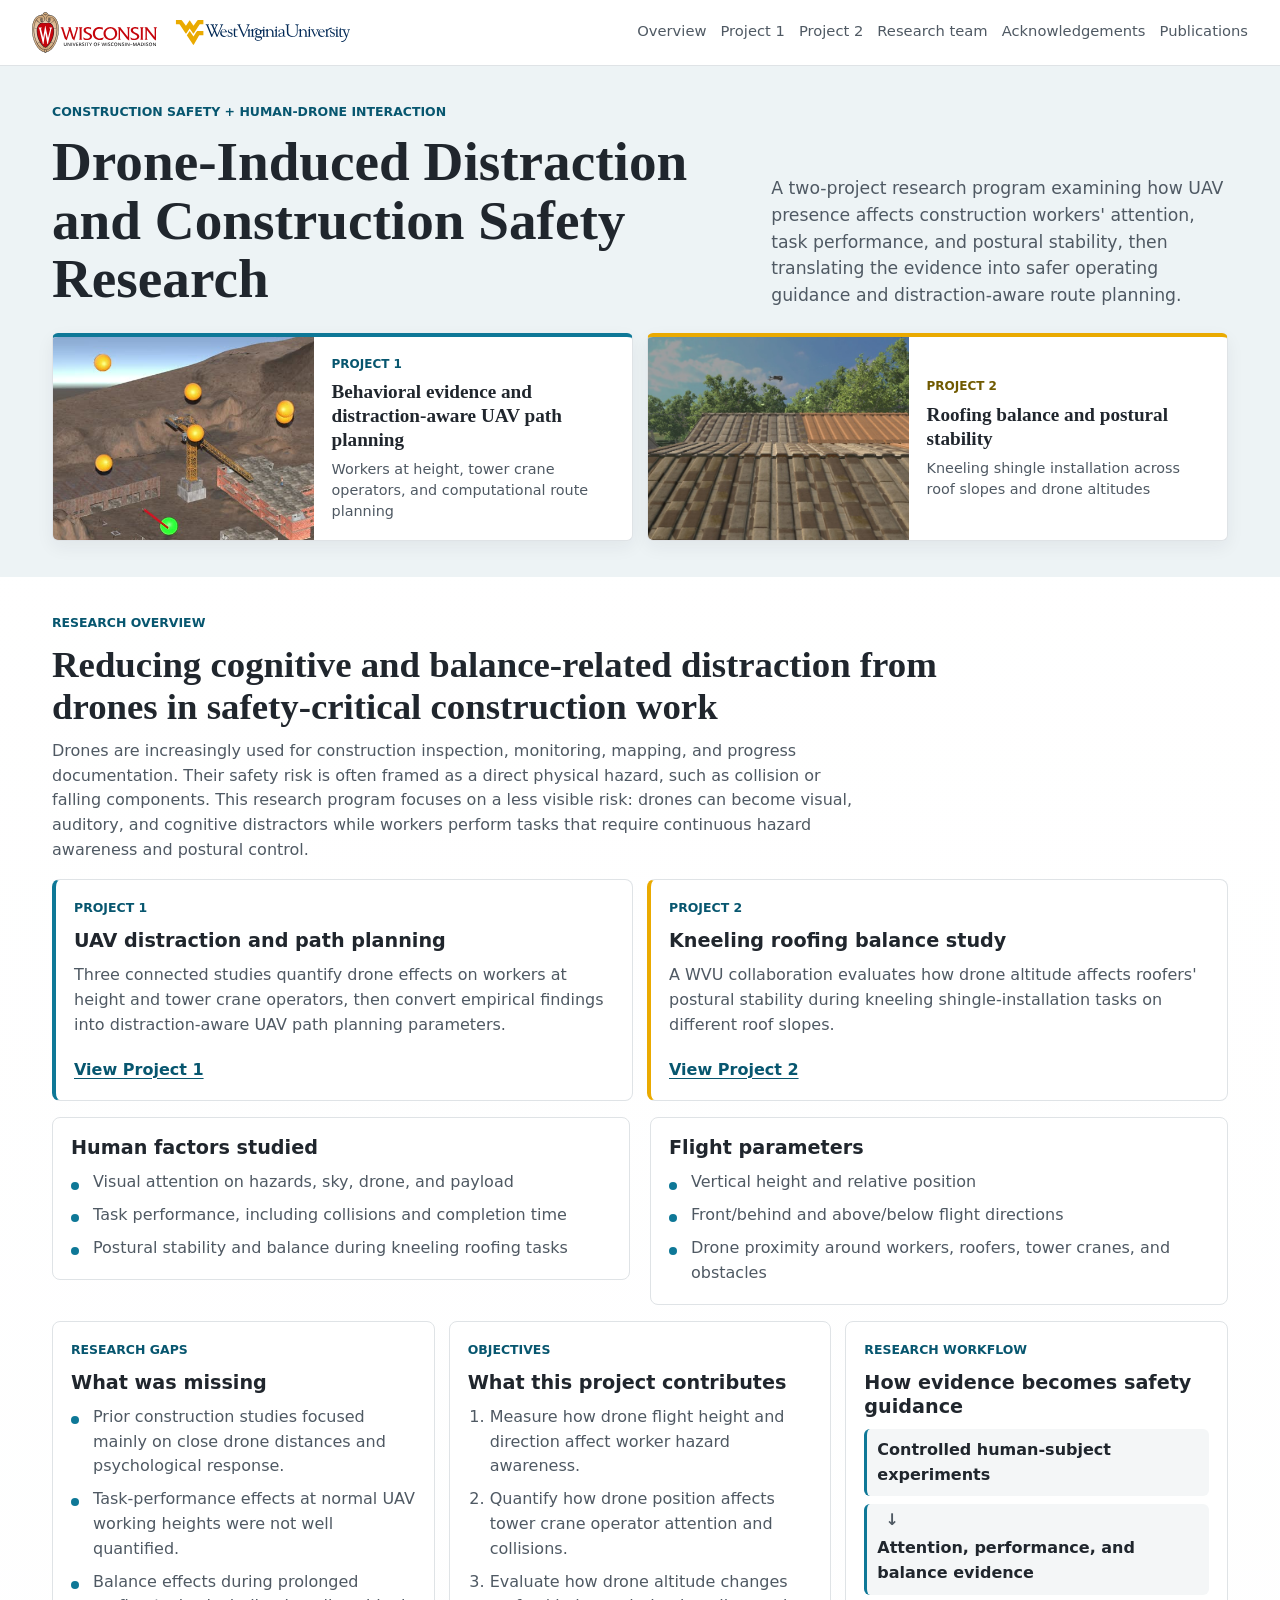
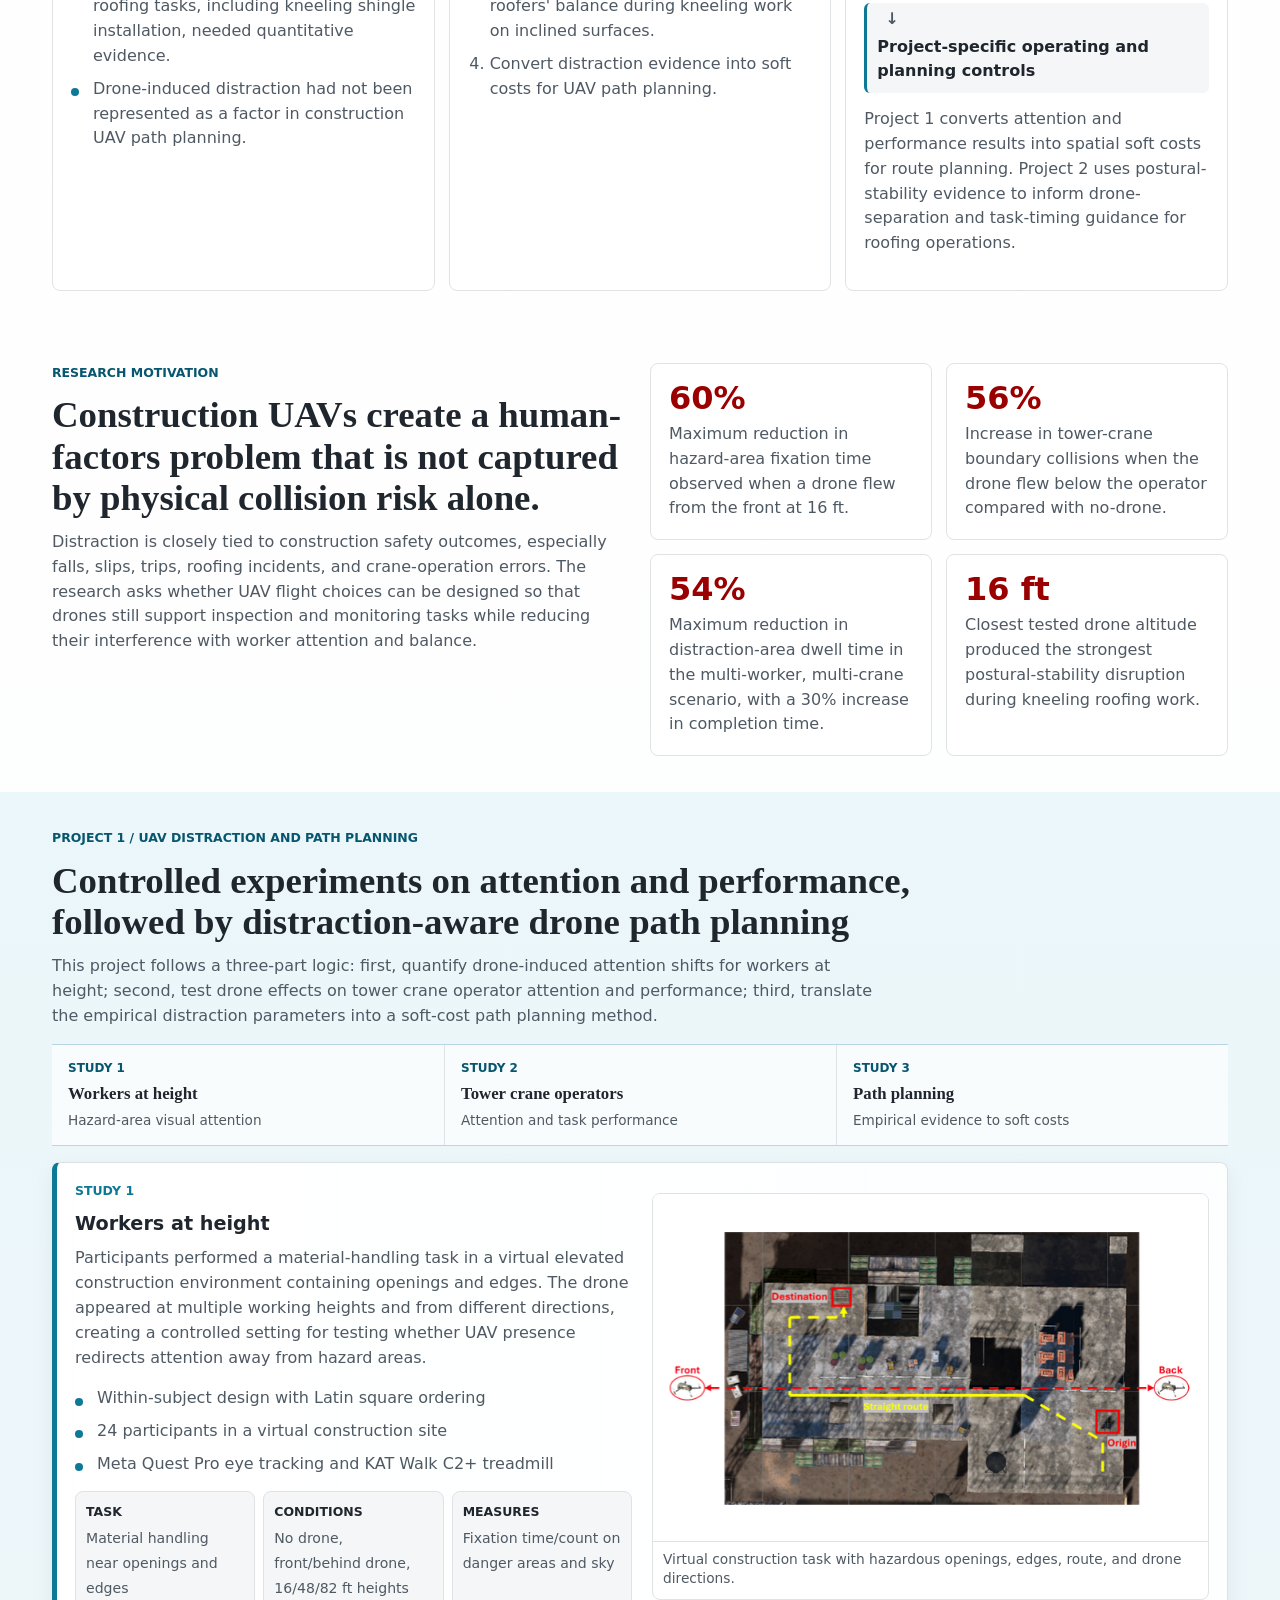
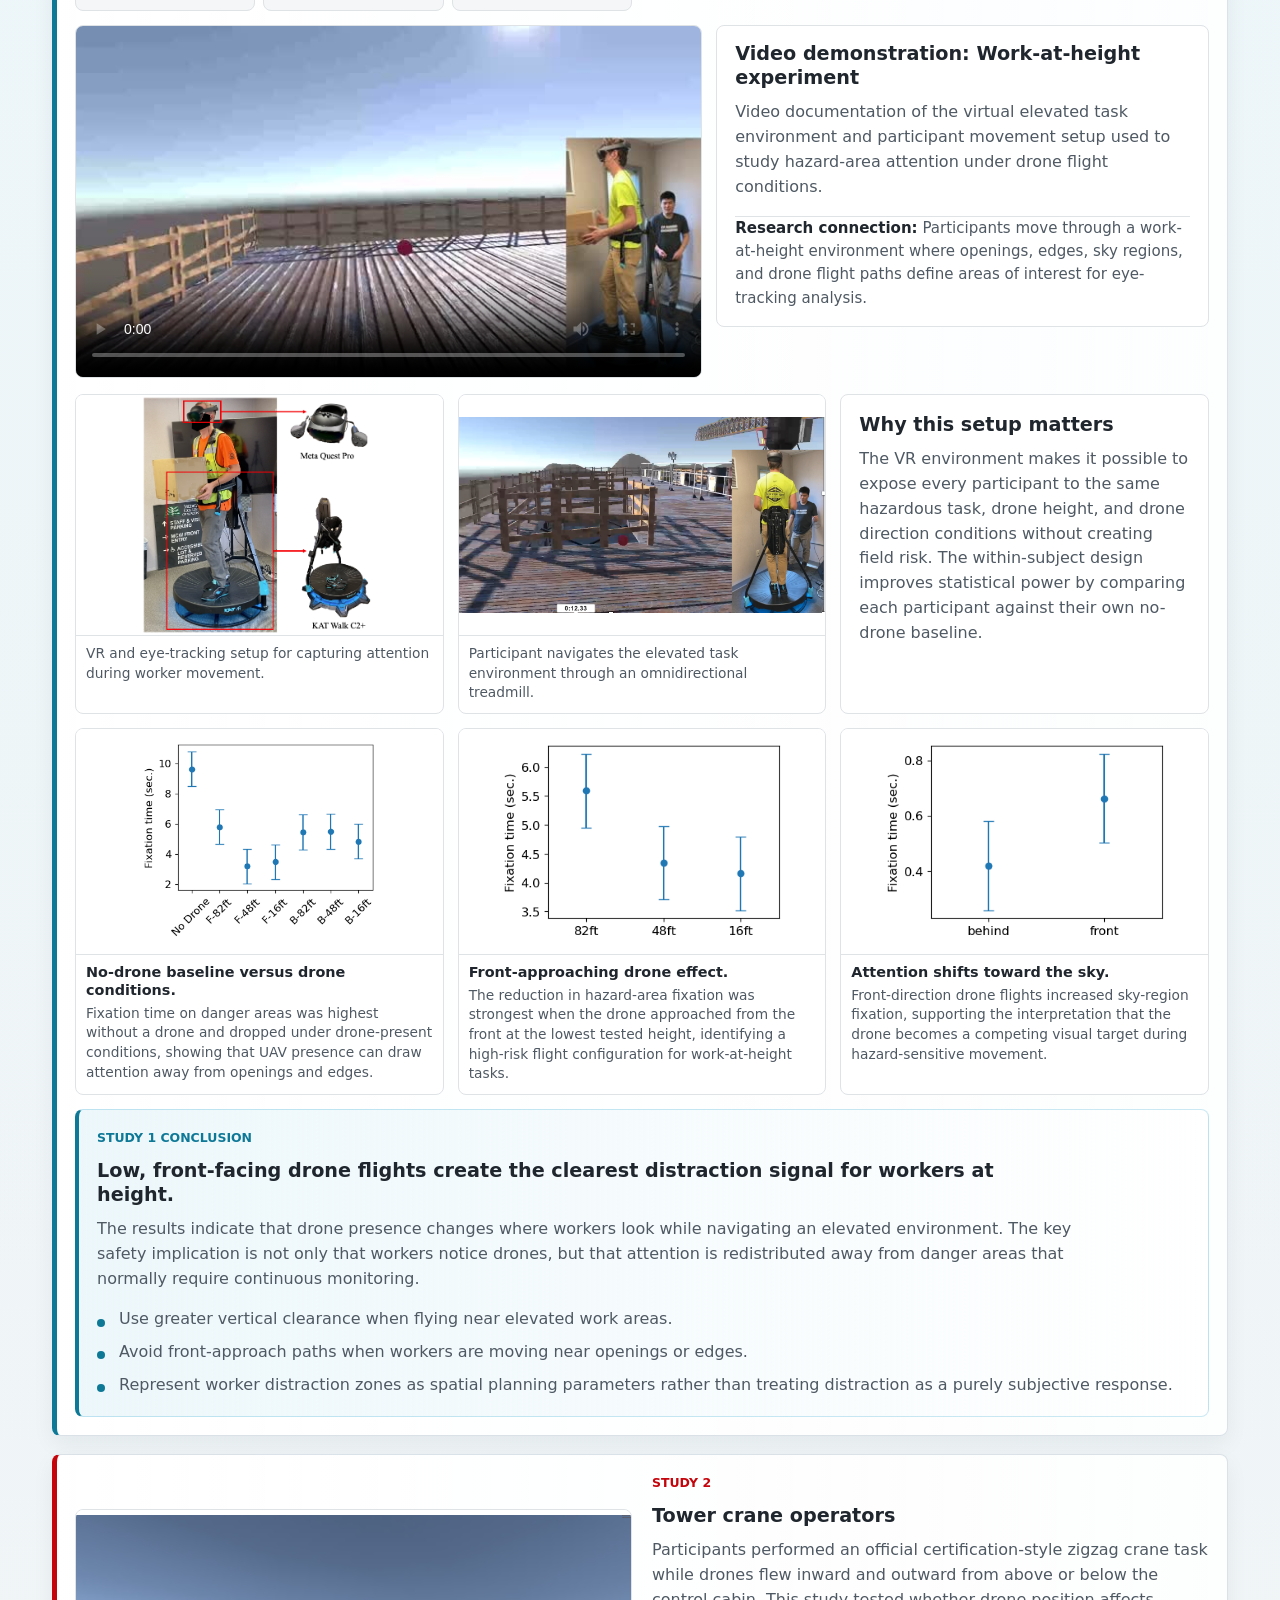
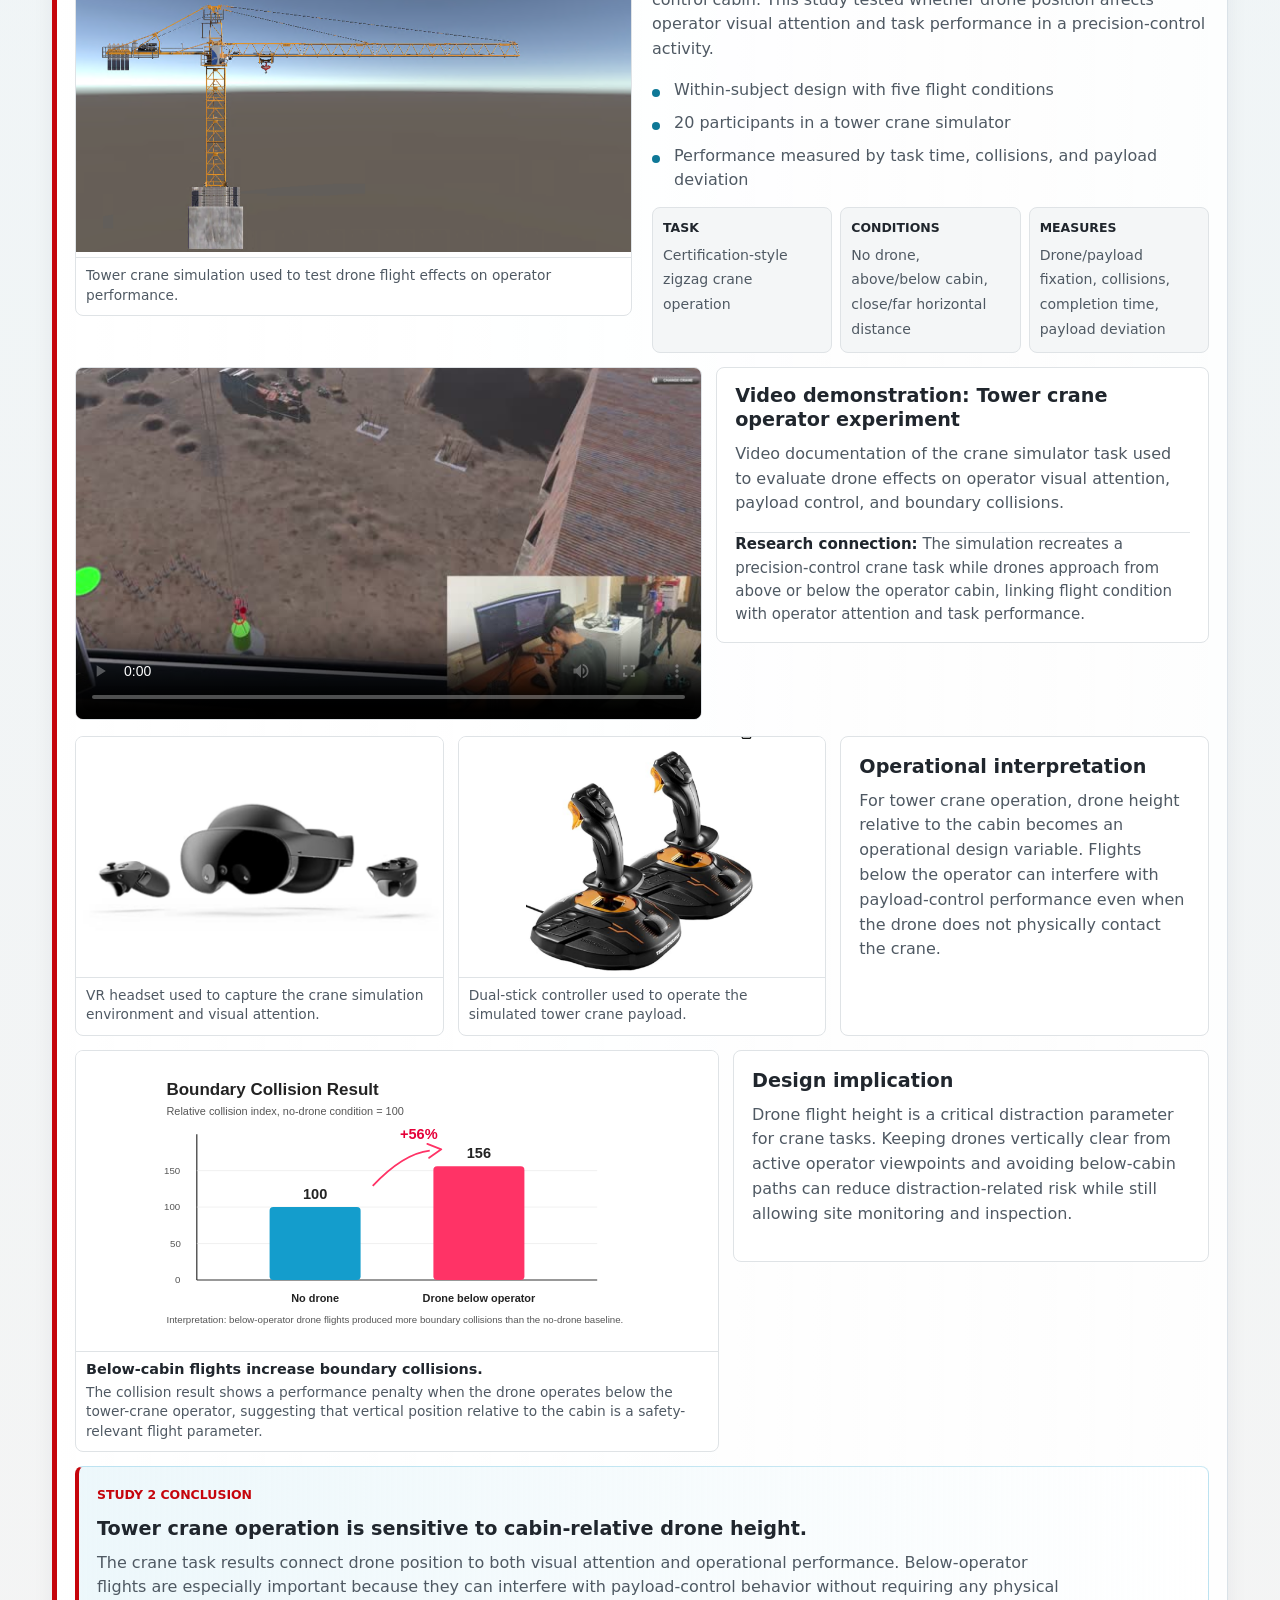
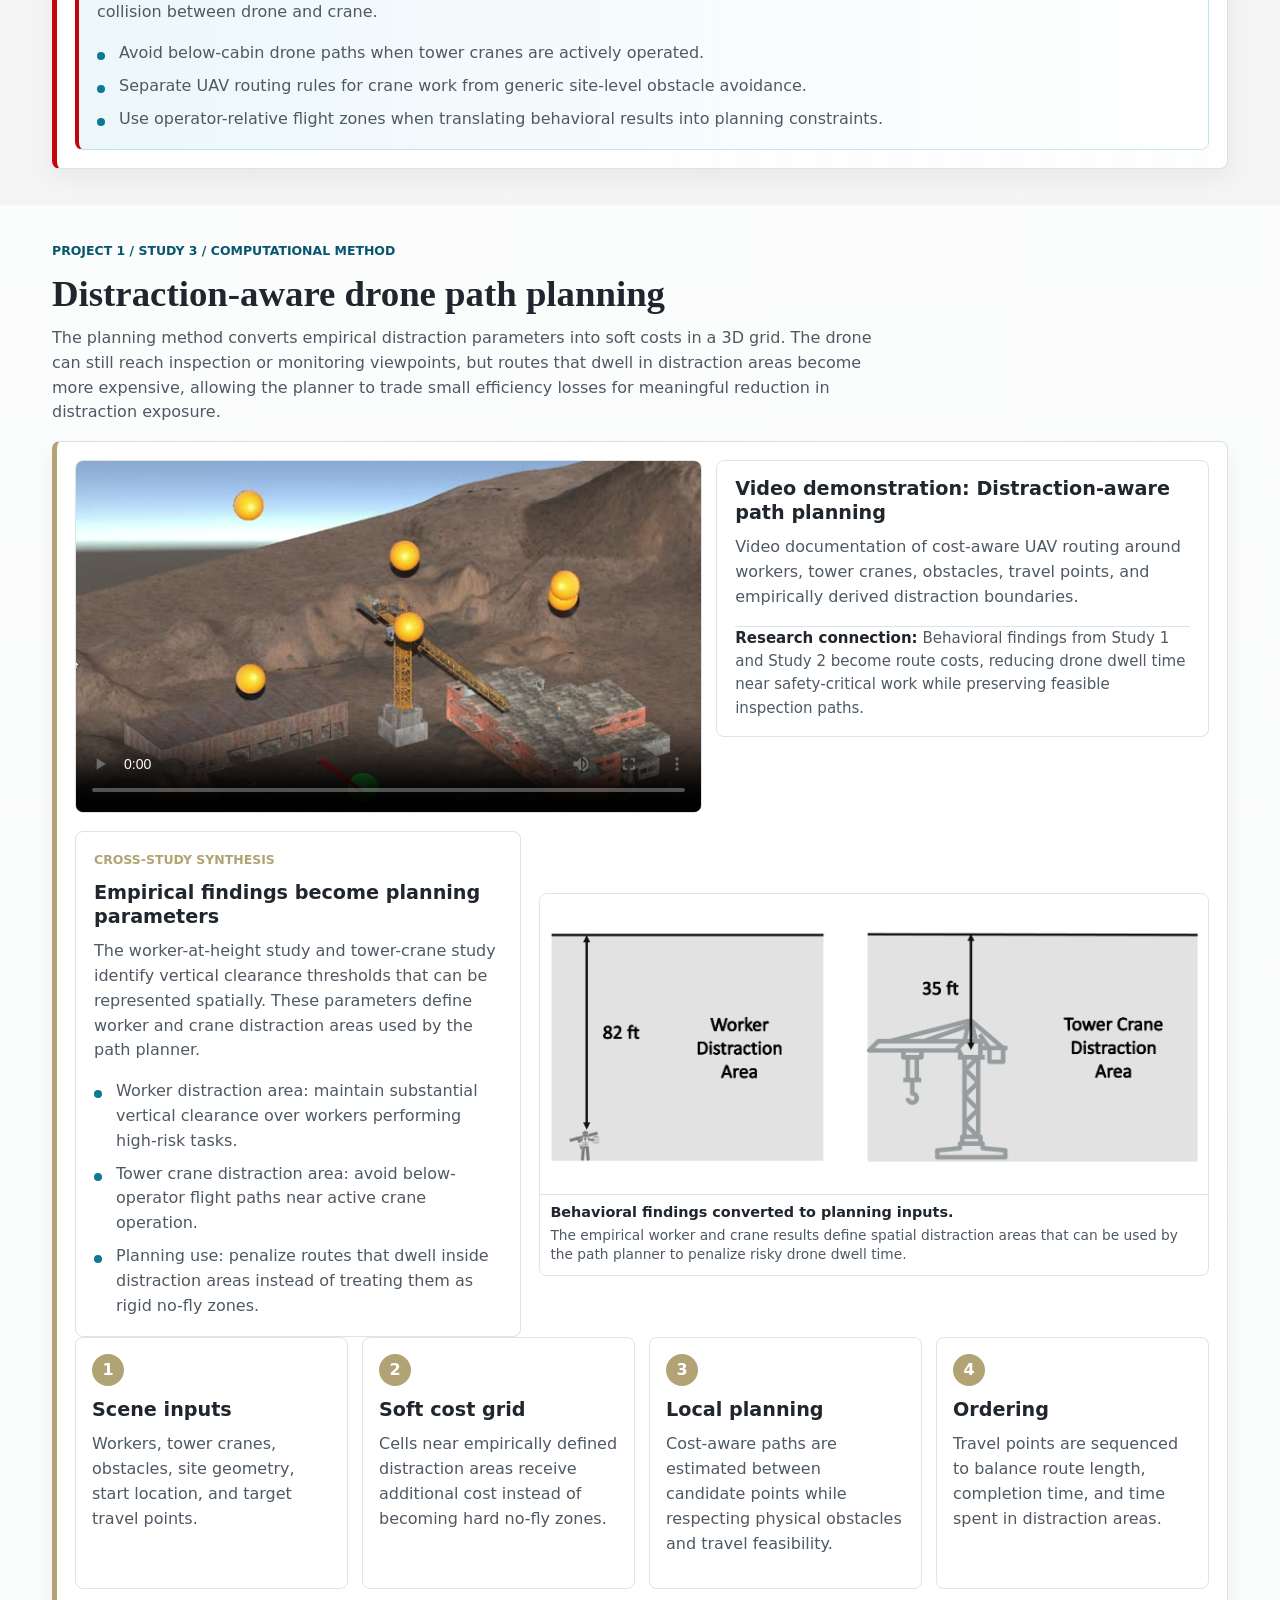
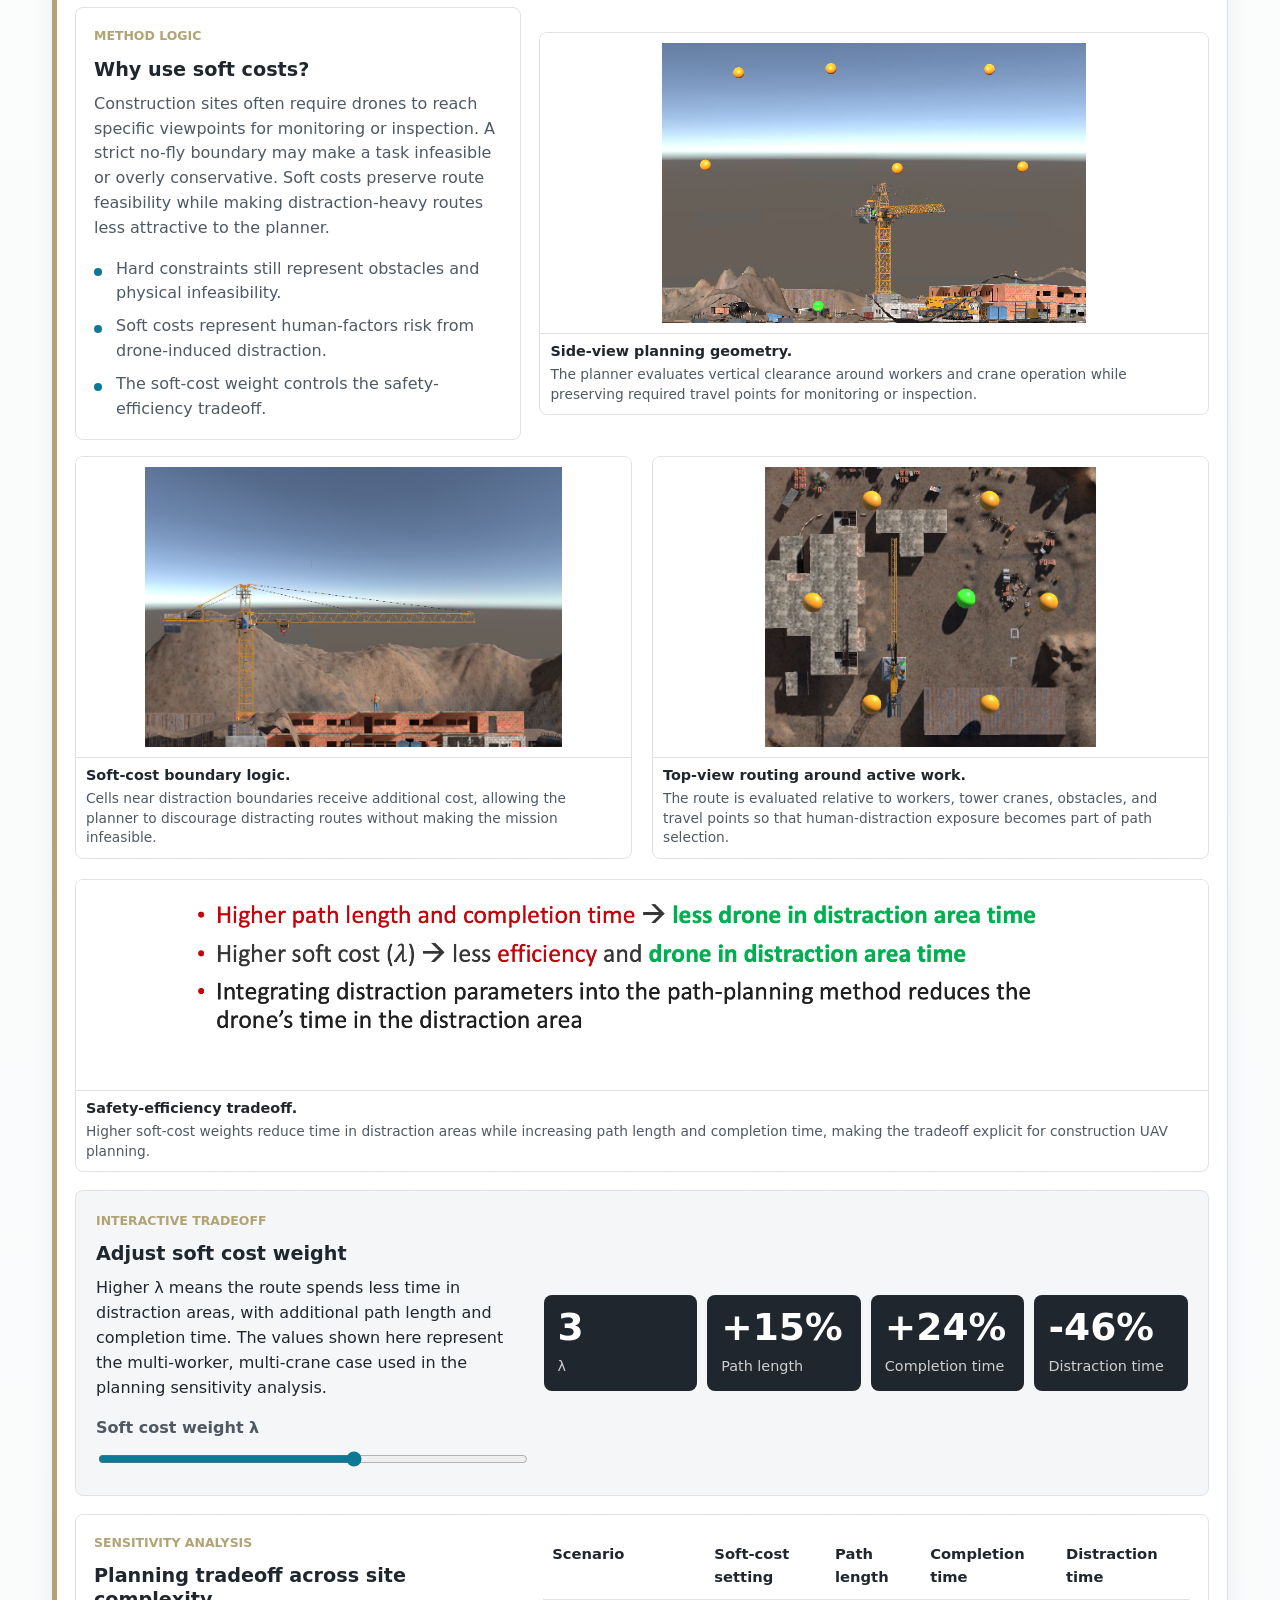
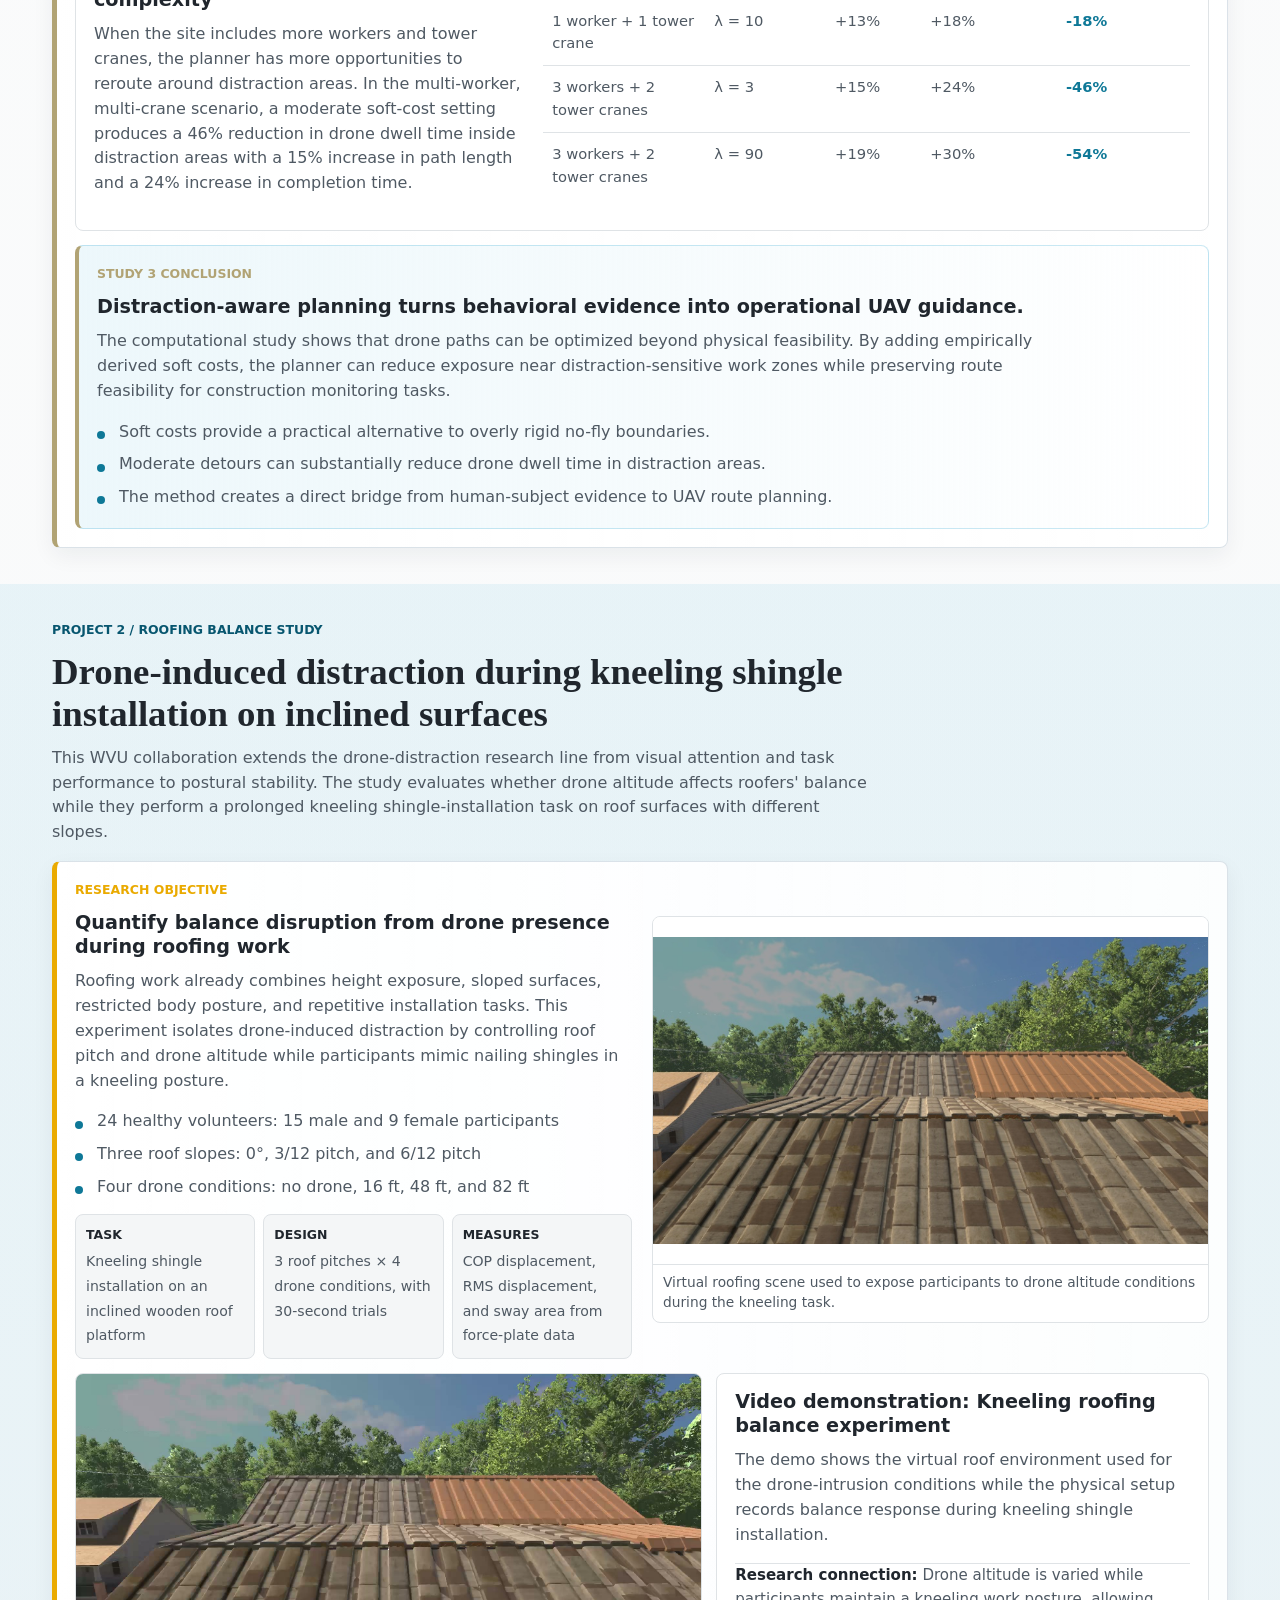
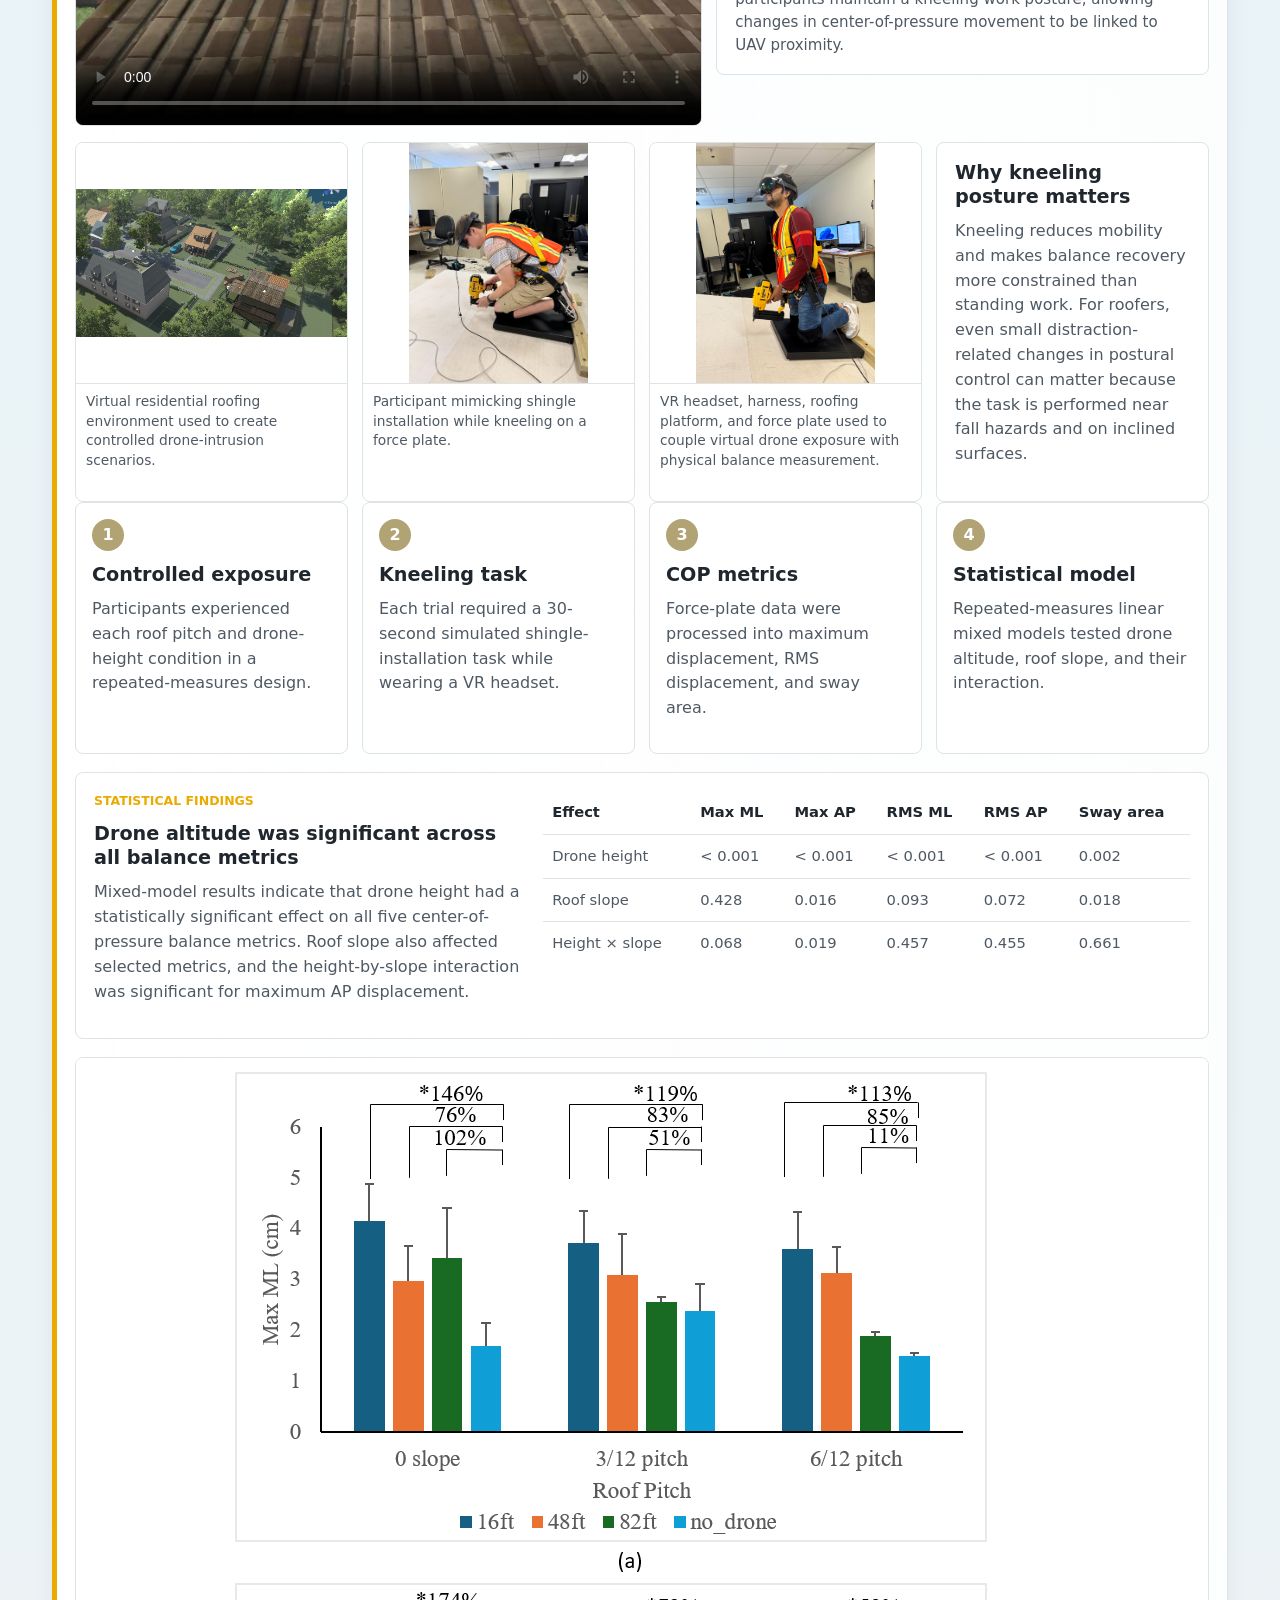
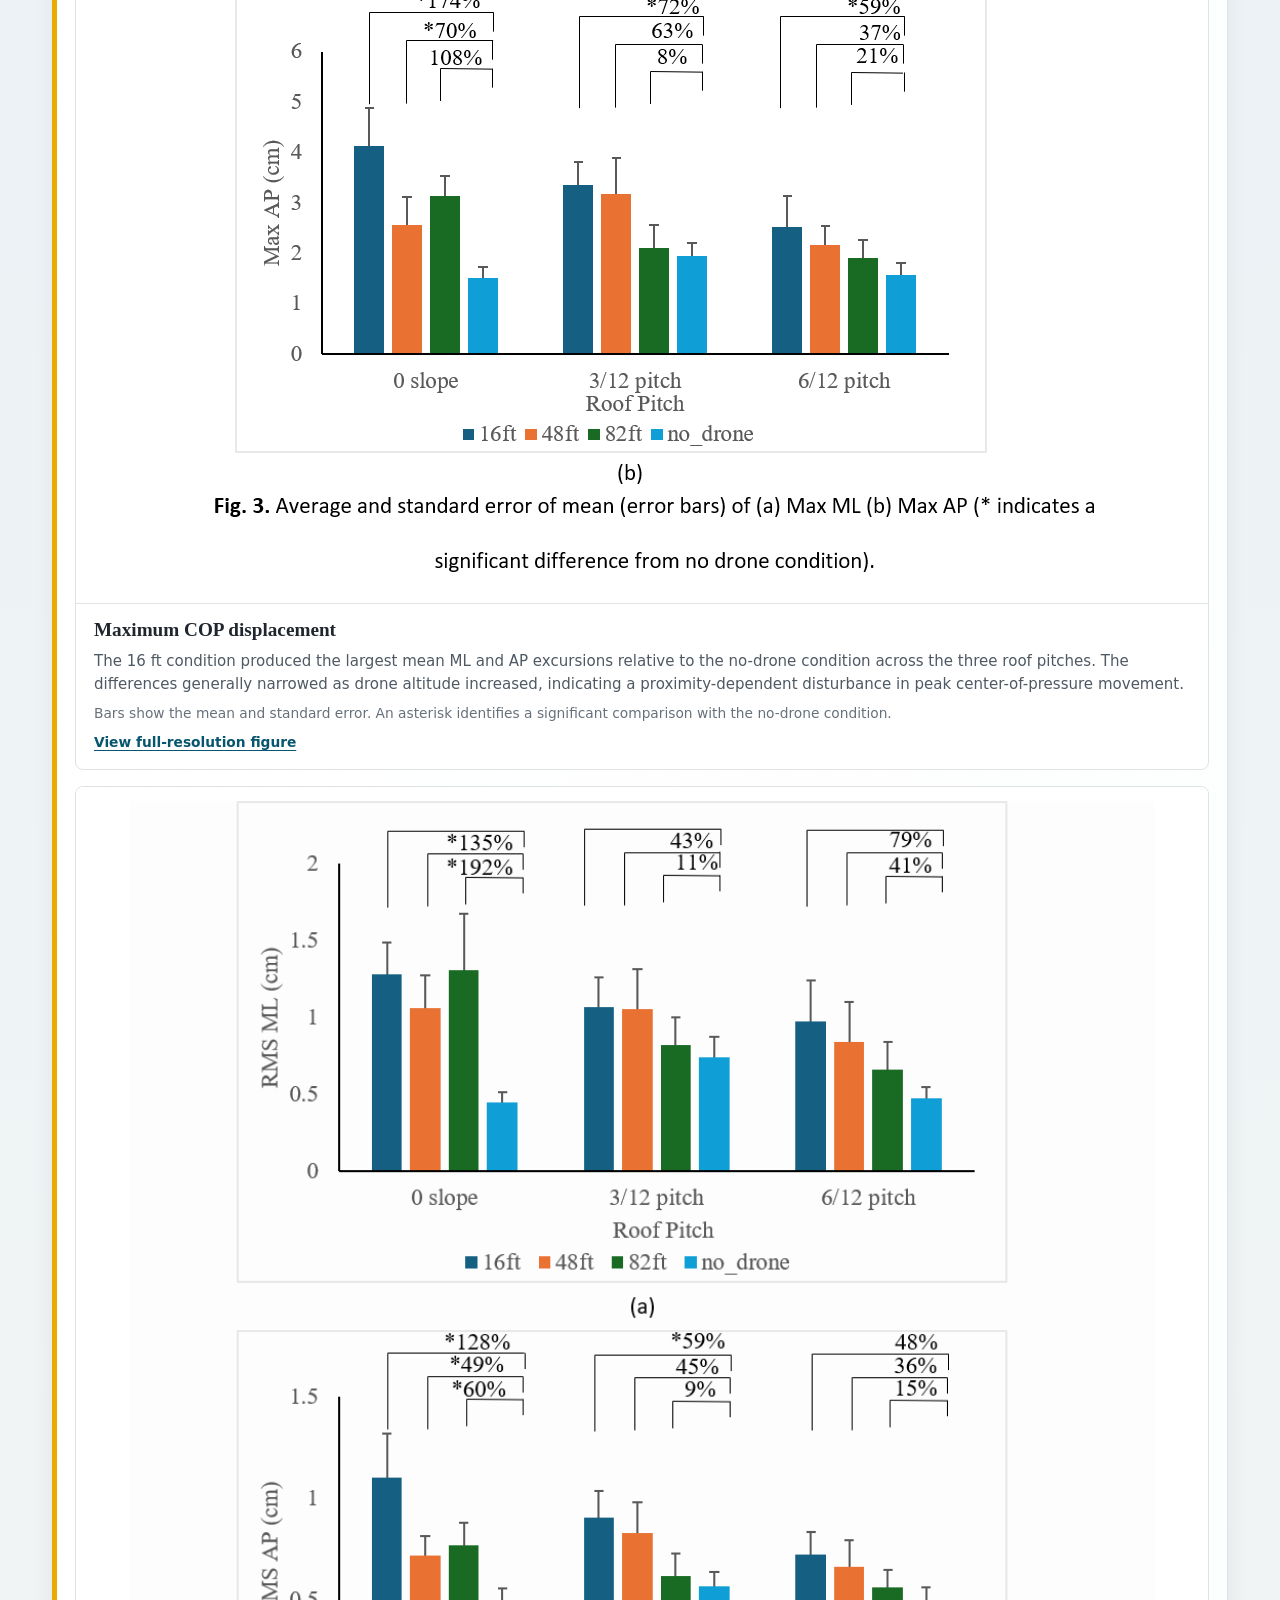
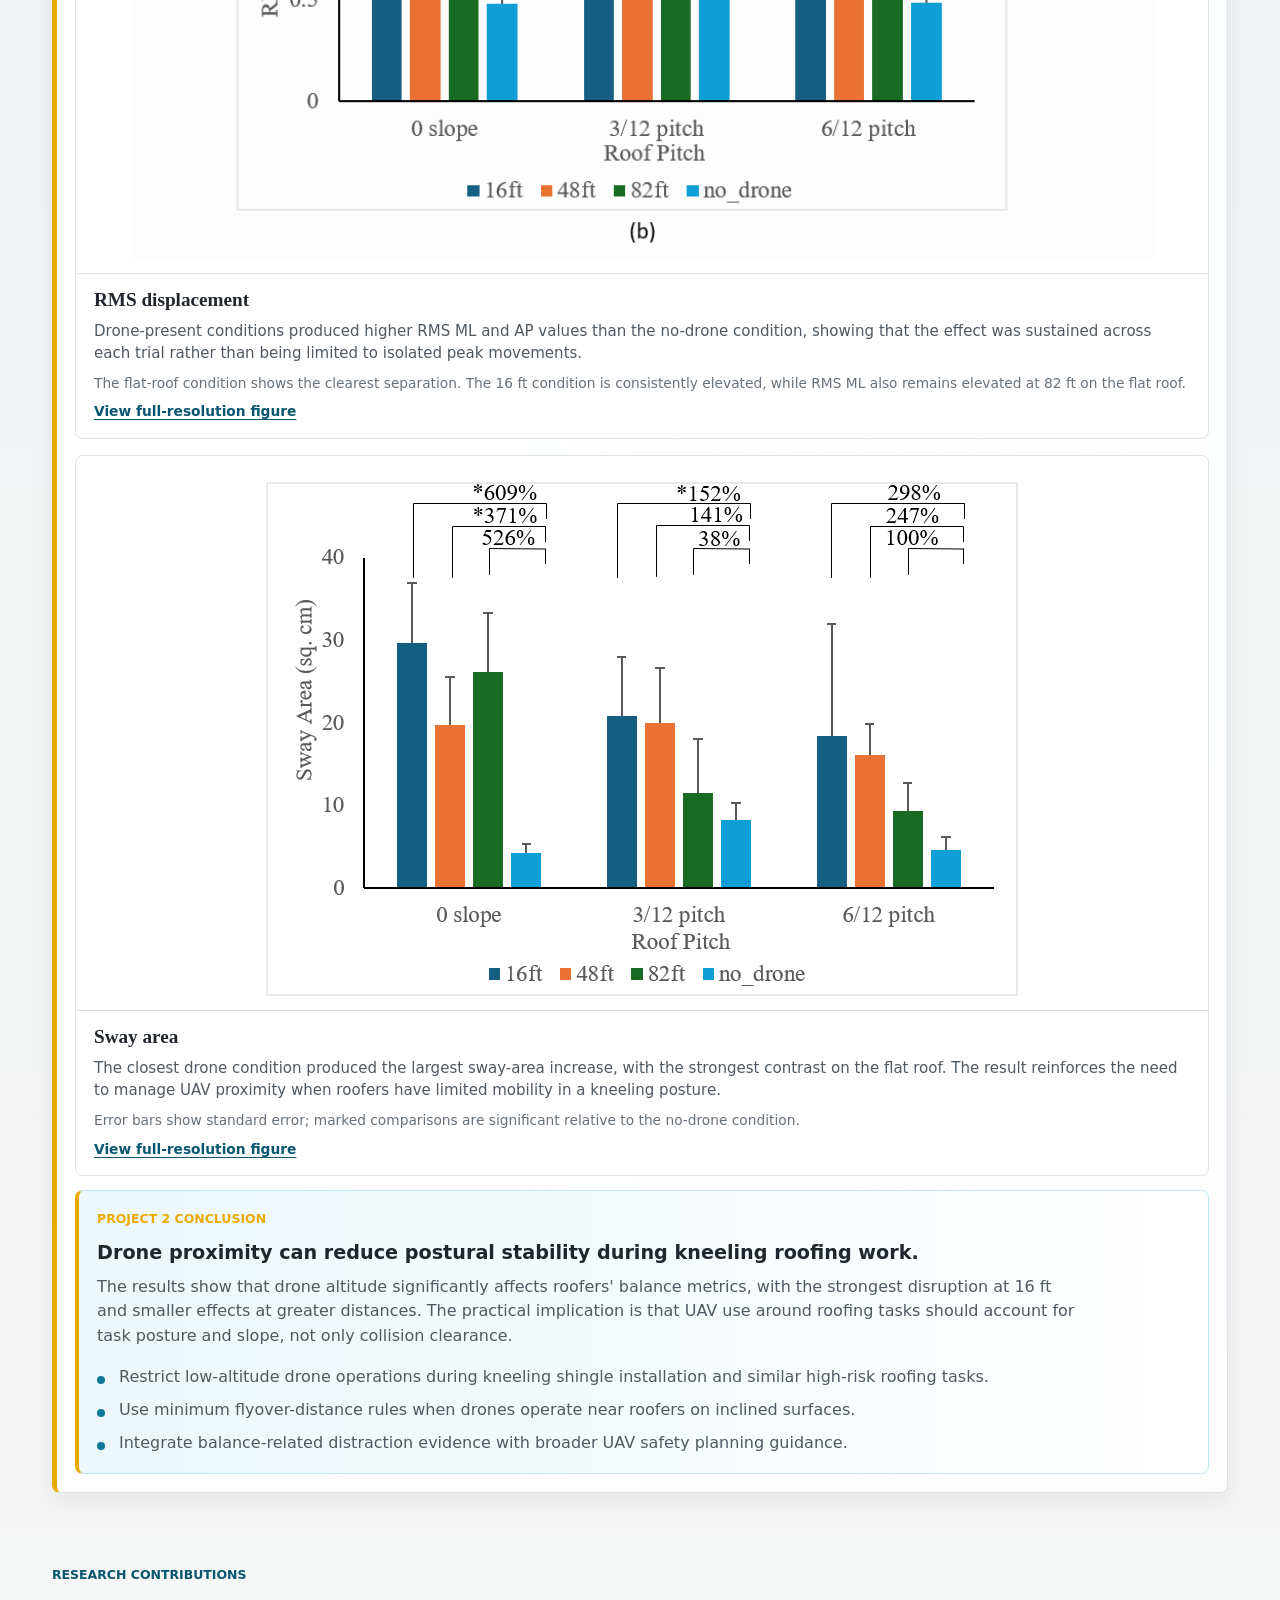
<file: index.html>
<!doctype html>
<html lang="en">
  <head>
    <meta charset="utf-8">
    <meta name="viewport" content="width=device-width, initial-scale=1">
    <meta name="description" content="Drone-induced distraction and construction safety research, including behavioral experiments, postural stability studies, and distraction-aware drone path planning.">
    <title>Drone-Induced Distraction and Construction Safety Research</title>
    <link rel="icon" href="assets/logos/uw-madison-logo.svg" type="image/svg+xml">
    <link rel="stylesheet" href="styles.css">
  </head>
  <body>
    <header class="site-header" data-header>
      <div class="header-identity" aria-label="Collaborating universities">
        <a class="institution-logo uw-institution" href="https://darc.cee.wisc.edu/index.html" target="_blank" rel="noopener" aria-label="DARC Lab at University of Wisconsin-Madison">
          <img src="assets/logos/uw-madison-logo.svg" alt="University of Wisconsin-Madison logo">
        </a>
        <a class="institution-logo wvu-institution" href="https://feidai.faculty.wvu.edu/home" target="_blank" rel="noopener" aria-label="Integrated Construction Informatics Laboratory at West Virginia University">
          <img src="assets/logos/wvu-logo.svg" alt="West Virginia University logo">
        </a>
      </div>
      <button class="menu-button" type="button" data-menu-button aria-label="Toggle navigation">
        <span></span>
        <span></span>
      </button>
      <nav class="site-nav" data-nav>
        <a href="#overview">Overview</a>
        <a href="#drone-project">Project 1</a>
        <a href="#roofing-project">Project 2</a>
        <a href="#team">Research team</a>
        <a href="#acknowledgements">Acknowledgements</a>
        <a href="#publications">Publications</a>
      </nav>
    </header>

    <main id="top">
      <section class="hero section-band">
        <div class="hero-intro">
          <div>
            <p class="eyebrow">Construction safety + human-drone interaction</p>
            <h1>Drone-Induced Distraction and Construction Safety Research</h1>
          </div>
          <p class="lead">A two-project research program examining how UAV presence affects construction workers' attention, task performance, and postural stability, then translating the evidence into safer operating guidance and distraction-aware route planning.</p>
        </div>
        <div class="hero-projects" aria-label="Research projects">
          <a class="hero-project hero-project-one" href="#drone-project">
            <img src="assets/video-posters/path-planning-demo.jpg" alt="Construction site simulation used for distraction-aware UAV path planning.">
            <span class="hero-project-copy">
              <span class="project-kicker">Project 1</span>
              <strong>Behavioral evidence and distraction-aware UAV path planning</strong>
              <span>Workers at height, tower crane operators, and computational route planning</span>
            </span>
          </a>
          <a class="hero-project hero-project-two" href="#roofing-project">
            <img src="assets/figures/kneeling/roofing-drone-roof-view.jpg" alt="Virtual roofing scene with a drone above the sloped roof.">
            <span class="hero-project-copy">
              <span class="project-kicker">Project 2</span>
              <strong>Roofing balance and postural stability</strong>
              <span>Kneeling shingle installation across roof slopes and drone altitudes</span>
            </span>
          </a>
        </div>
      </section>

      <section id="overview" class="section">
        <div class="section-heading">
          <p class="eyebrow">Research overview</p>
          <h2>Reducing cognitive and balance-related distraction from drones in safety-critical construction work</h2>
          <p>Drones are increasingly used for construction inspection, monitoring, mapping, and progress documentation. Their safety risk is often framed as a direct physical hazard, such as collision or falling components. This research program focuses on a less visible risk: drones can become visual, auditory, and cognitive distractors while workers perform tasks that require continuous hazard awareness and postural control.</p>
        </div>

        <div class="project-map">
          <article class="project-card">
            <p class="tag">Project 1</p>
            <h3>UAV distraction and path planning</h3>
            <p>Three connected studies quantify drone effects on workers at height and tower crane operators, then convert empirical findings into distraction-aware UAV path planning parameters.</p>
            <a href="#drone-project">View Project 1</a>
          </article>
          <article class="project-card roofing-card">
            <p class="tag">Project 2</p>
            <h3>Kneeling roofing balance study</h3>
            <p>A WVU collaboration evaluates how drone altitude affects roofers' postural stability during kneeling shingle-installation tasks on different roof slopes.</p>
            <a href="#roofing-project">View Project 2</a>
          </article>
        </div>

        <div class="two-column question-grid">
          <div>
            <h3>Human factors studied</h3>
            <ul class="check-list">
              <li>Visual attention on hazards, sky, drone, and payload</li>
              <li>Task performance, including collisions and completion time</li>
              <li>Postural stability and balance during kneeling roofing tasks</li>
            </ul>
          </div>
          <div>
            <h3>Flight parameters</h3>
            <ul class="check-list">
              <li>Vertical height and relative position</li>
              <li>Front/behind and above/below flight directions</li>
              <li>Drone proximity around workers, roofers, tower cranes, and obstacles</li>
            </ul>
          </div>
        </div>

        <div class="framework-grid">
          <article>
            <p class="tag">Research gaps</p>
            <h3>What was missing</h3>
            <ul class="check-list">
              <li>Prior construction studies focused mainly on close drone distances and psychological response.</li>
              <li>Task-performance effects at normal UAV working heights were not well quantified.</li>
              <li>Balance effects during prolonged roofing tasks, including kneeling shingle installation, needed quantitative evidence.</li>
              <li>Drone-induced distraction had not been represented as a factor in construction UAV path planning.</li>
            </ul>
          </article>
          <article>
            <p class="tag">Objectives</p>
            <h3>What this project contributes</h3>
            <ol class="number-list">
              <li>Measure how drone flight height and direction affect worker hazard awareness.</li>
              <li>Quantify how drone position affects tower crane operator attention and collisions.</li>
              <li>Evaluate how drone altitude changes roofers' balance during kneeling work on inclined surfaces.</li>
              <li>Convert distraction evidence into soft costs for UAV path planning.</li>
            </ol>
          </article>
          <article>
            <p class="tag">Research workflow</p>
            <h3>How evidence becomes safety guidance</h3>
            <div class="workflow">
              <span>Controlled human-subject experiments</span>
              <span>Attention, performance, and balance evidence</span>
              <span>Project-specific operating and planning controls</span>
            </div>
            <p>Project 1 converts attention and performance results into spatial soft costs for route planning. Project 2 uses postural-stability evidence to inform drone-separation and task-timing guidance for roofing operations.</p>
          </article>
        </div>
      </section>

      <section class="section split-section">
        <div class="section-heading compact">
          <p class="eyebrow">Research motivation</p>
          <h2>Construction UAVs create a human-factors problem that is not captured by physical collision risk alone.</h2>
          <p>Distraction is closely tied to construction safety outcomes, especially falls, slips, trips, roofing incidents, and crane-operation errors. The research asks whether UAV flight choices can be designed so that drones still support inspection and monitoring tasks while reducing their interference with worker attention and balance.</p>
        </div>
        <div class="metric-grid">
          <article class="metric">
            <strong>60%</strong>
            <span>Maximum reduction in hazard-area fixation time observed when a drone flew from the front at 16 ft.</span>
          </article>
          <article class="metric">
            <strong>56%</strong>
            <span>Increase in tower-crane boundary collisions when the drone flew below the operator compared with no-drone.</span>
          </article>
          <article class="metric">
            <strong>54%</strong>
            <span>Maximum reduction in distraction-area dwell time in the multi-worker, multi-crane scenario, with a 30% increase in completion time.</span>
          </article>
          <article class="metric">
            <strong>16 ft</strong>
            <span>Closest tested drone altitude produced the strongest postural-stability disruption during kneeling roofing work.</span>
          </article>
        </div>
      </section>

      <section id="drone-project" class="section section-band">
        <div class="section-heading">
          <p class="eyebrow">Project 1 / UAV distraction and path planning</p>
          <h2>Controlled experiments on attention and performance, followed by distraction-aware drone path planning</h2>
          <p>This project follows a three-part logic: first, quantify drone-induced attention shifts for workers at height; second, test drone effects on tower crane operator attention and performance; third, translate the empirical distraction parameters into a soft-cost path planning method.</p>
        </div>

        <ol class="study-index" aria-label="Project 1 study sequence">
          <li><a href="#study-1"><span>Study 1</span><strong>Workers at height</strong><small>Hazard-area visual attention</small></a></li>
          <li><a href="#study-2"><span>Study 2</span><strong>Tower crane operators</strong><small>Attention and task performance</small></a></li>
          <li><a href="#study-3"><span>Study 3</span><strong>Path planning</strong><small>Empirical evidence to soft costs</small></a></li>
        </ol>

        <div id="study-1" class="study-section study-one">
          <div class="research-block">
            <div class="research-copy">
              <p class="tag">Study 1</p>
              <h3>Workers at height</h3>
              <p>Participants performed a material-handling task in a virtual elevated construction environment containing openings and edges. The drone appeared at multiple working heights and from different directions, creating a controlled setting for testing whether UAV presence redirects attention away from hazard areas.</p>
              <ul class="check-list">
                <li>Within-subject design with Latin square ordering</li>
                <li>24 participants in a virtual construction site</li>
                <li>Meta Quest Pro eye tracking and KAT Walk C2+ treadmill</li>
              </ul>
              <div class="study-meta">
                <article>
                  <strong>Task</strong>
                  <span>Material handling near openings and edges</span>
                </article>
                <article>
                  <strong>Conditions</strong>
                  <span>No drone, front/behind drone, 16/48/82 ft heights</span>
                </article>
                <article>
                  <strong>Measures</strong>
                  <span>Fixation time/count on danger areas and sky</span>
                </article>
              </div>
            </div>
            <figure class="figure-frame">
              <img src="assets/figures/workers-route.png" alt="Virtual construction site route for workers at height with front and back drone directions.">
              <figcaption>Virtual construction task with hazardous openings, edges, route, and drone directions.</figcaption>
            </figure>
          </div>

          <div class="study-demo">
            <article class="media-card demo-card">
              <video controls preload="metadata" poster="assets/video-posters/workers-demo.jpg">
                <source src="assets/videos/media5.mp4" type="video/mp4">
              </video>
              <div class="demo-copy">
                <h3>Video demonstration: Work-at-height experiment</h3>
                <p>Video documentation of the virtual elevated task environment and participant movement setup used to study hazard-area attention under drone flight conditions.</p>
                <p class="demo-note"><strong>Research connection:</strong> Participants move through a work-at-height environment where openings, edges, sky regions, and drone flight paths define areas of interest for eye-tracking analysis.</p>
              </div>
            </article>
          </div>

          <div class="figure-grid three">
            <figure class="figure-card">
              <img src="assets/figures/meta-quest-pro.png" alt="Participant wearing Meta Quest Pro while standing on KAT Walk C2+ treadmill.">
              <figcaption>VR and eye-tracking setup for capturing attention during worker movement.</figcaption>
            </figure>
            <figure class="figure-card">
              <img src="assets/figures/kat-walk.png" alt="Work-at-height virtual environment and treadmill setup.">
              <figcaption>Participant navigates the elevated task environment through an omnidirectional treadmill.</figcaption>
            </figure>
            <div class="finding-panel">
              <h3>Why this setup matters</h3>
              <p>The VR environment makes it possible to expose every participant to the same hazardous task, drone height, and drone direction conditions without creating field risk. The within-subject design improves statistical power by comparing each participant against their own no-drone baseline.</p>
            </div>
          </div>

          <div class="result-row three">
            <figure class="figure-card data-viz result-figure">
              <img src="assets/figures/fixation-danger-no-drone.png" alt="Fixation time on danger areas by drone condition.">
              <figcaption><strong>No-drone baseline versus drone conditions.</strong><span>Fixation time on danger areas was highest without a drone and dropped under drone-present conditions, showing that UAV presence can draw attention away from openings and edges.</span></figcaption>
            </figure>
            <figure class="figure-card data-viz result-figure">
              <img src="assets/figures/fixation-danger-front.png" alt="Fixation time on danger areas for front drone conditions at different heights.">
              <figcaption><strong>Front-approaching drone effect.</strong><span>The reduction in hazard-area fixation was strongest when the drone approached from the front at the lowest tested height, identifying a high-risk flight configuration for work-at-height tasks.</span></figcaption>
            </figure>
            <figure class="figure-card data-viz result-figure">
              <img src="assets/figures/fixation-sky.png" alt="Fixation time on sky by drone condition.">
              <figcaption><strong>Attention shifts toward the sky.</strong><span>Front-direction drone flights increased sky-region fixation, supporting the interpretation that the drone becomes a competing visual target during hazard-sensitive movement.</span></figcaption>
            </figure>
          </div>

          <div class="study-conclusion">
            <p class="tag">Study 1 conclusion</p>
            <h3>Low, front-facing drone flights create the clearest distraction signal for workers at height.</h3>
            <p>The results indicate that drone presence changes where workers look while navigating an elevated environment. The key safety implication is not only that workers notice drones, but that attention is redistributed away from danger areas that normally require continuous monitoring.</p>
            <ul class="check-list">
              <li>Use greater vertical clearance when flying near elevated work areas.</li>
              <li>Avoid front-approach paths when workers are moving near openings or edges.</li>
              <li>Represent worker distraction zones as spatial planning parameters rather than treating distraction as a purely subjective response.</li>
            </ul>
          </div>
        </div>

        <div id="study-2" class="study-section study-two">
          <div class="research-block alternate">
            <div class="research-copy">
              <p class="tag">Study 2</p>
              <h3>Tower crane operators</h3>
              <p>Participants performed an official certification-style zigzag crane task while drones flew inward and outward from above or below the control cabin. This study tested whether drone position affects operator visual attention and task performance in a precision-control activity.</p>
              <ul class="check-list">
                <li>Within-subject design with five flight conditions</li>
                <li>20 participants in a tower crane simulator</li>
                <li>Performance measured by task time, collisions, and payload deviation</li>
              </ul>
              <div class="study-meta">
                <article>
                  <strong>Task</strong>
                  <span>Certification-style zigzag crane operation</span>
                </article>
                <article>
                  <strong>Conditions</strong>
                  <span>No drone, above/below cabin, close/far horizontal distance</span>
                </article>
                <article>
                  <strong>Measures</strong>
                  <span>Drone/payload fixation, collisions, completion time, payload deviation</span>
                </article>
              </div>
            </div>
            <figure class="figure-frame">
              <img src="assets/figures/tower-crane-sim.png" alt="Tower crane simulation scene with crane and payload.">
              <figcaption>Tower crane simulation used to test drone flight effects on operator performance.</figcaption>
            </figure>
          </div>

          <div class="study-demo">
            <article class="media-card demo-card">
              <video controls preload="metadata" poster="assets/video-posters/crane-demo.jpg">
                <source src="assets/videos/media7.mp4" type="video/mp4">
              </video>
              <div class="demo-copy">
                <h3>Video demonstration: Tower crane operator experiment</h3>
                <p>Video documentation of the crane simulator task used to evaluate drone effects on operator visual attention, payload control, and boundary collisions.</p>
                <p class="demo-note"><strong>Research connection:</strong> The simulation recreates a precision-control crane task while drones approach from above or below the operator cabin, linking flight condition with operator attention and task performance.</p>
              </div>
            </article>
          </div>

          <div class="figure-grid three">
            <figure class="figure-card">
              <img src="assets/figures/joystick.png" alt="Meta Quest headset used in the tower crane simulator.">
              <figcaption>VR headset used to capture the crane simulation environment and visual attention.</figcaption>
            </figure>
            <figure class="figure-card">
              <img src="assets/figures/meta-quest-crane.png" alt="Dual joystick controller used for the tower crane task.">
              <figcaption>Dual-stick controller used to operate the simulated tower crane payload.</figcaption>
            </figure>
            <div class="finding-panel">
              <h3>Operational interpretation</h3>
              <p>For tower crane operation, drone height relative to the cabin becomes an operational design variable. Flights below the operator can interfere with payload-control performance even when the drone does not physically contact the crane.</p>
            </div>
          </div>

          <div class="result-row result-with-analysis">
            <figure class="figure-card wide data-viz result-figure">
              <img src="assets/figures/tower-collision-result.svg" alt="Relative boundary collision result showing a 56 percent increase for below-operator drone flight.">
              <figcaption><strong>Below-cabin flights increase boundary collisions.</strong><span>The collision result shows a performance penalty when the drone operates below the tower-crane operator, suggesting that vertical position relative to the cabin is a safety-relevant flight parameter.</span></figcaption>
            </figure>
            <div class="finding-panel">
              <h3>Design implication</h3>
              <p>Drone flight height is a critical distraction parameter for crane tasks. Keeping drones vertically clear from active operator viewpoints and avoiding below-cabin paths can reduce distraction-related risk while still allowing site monitoring and inspection.</p>
            </div>
          </div>

          <div class="study-conclusion">
            <p class="tag">Study 2 conclusion</p>
            <h3>Tower crane operation is sensitive to cabin-relative drone height.</h3>
            <p>The crane task results connect drone position to both visual attention and operational performance. Below-operator flights are especially important because they can interfere with payload-control behavior without requiring any physical collision between drone and crane.</p>
            <ul class="check-list">
              <li>Avoid below-cabin drone paths when tower cranes are actively operated.</li>
              <li>Separate UAV routing rules for crane work from generic site-level obstacle avoidance.</li>
              <li>Use operator-relative flight zones when translating behavioral results into planning constraints.</li>
            </ul>
          </div>
        </div>

      </section>

      <section id="study-3" class="section project-one-continuation">
        <div class="section-heading">
          <p class="eyebrow">Project 1 / Study 3 / Computational method</p>
          <h2>Distraction-aware drone path planning</h2>
          <p>The planning method converts empirical distraction parameters into soft costs in a 3D grid. The drone can still reach inspection or monitoring viewpoints, but routes that dwell in distraction areas become more expensive, allowing the planner to trade small efficiency losses for meaningful reduction in distraction exposure.</p>
        </div>
        <div class="study-section study-three">
          <div class="study-demo method-demo">
            <article class="media-card demo-card">
              <video controls preload="metadata" poster="assets/video-posters/path-planning-demo.jpg">
                <source src="assets/videos/media8.mp4" type="video/mp4">
              </video>
              <div class="demo-copy">
                <h3>Video demonstration: Distraction-aware path planning</h3>
                <p>Video documentation of cost-aware UAV routing around workers, tower cranes, obstacles, travel points, and empirically derived distraction boundaries.</p>
                <p class="demo-note"><strong>Research connection:</strong> Behavioral findings from Study 1 and Study 2 become route costs, reducing drone dwell time near safety-critical work while preserving feasible inspection paths.</p>
              </div>
            </article>
          </div>

          <div class="parameter-bridge">
            <div>
              <p class="tag">Cross-study synthesis</p>
              <h3>Empirical findings become planning parameters</h3>
              <p>The worker-at-height study and tower-crane study identify vertical clearance thresholds that can be represented spatially. These parameters define worker and crane distraction areas used by the path planner.</p>
              <ul class="check-list">
                <li>Worker distraction area: maintain substantial vertical clearance over workers performing high-risk tasks.</li>
                <li>Tower crane distraction area: avoid below-operator flight paths near active crane operation.</li>
                <li>Planning use: penalize routes that dwell inside distraction areas instead of treating them as rigid no-fly zones.</li>
              </ul>
            </div>
            <figure class="figure-frame data-viz">
              <img src="assets/figures/distraction-parameters.png" alt="Worker and tower crane distraction parameter boundaries.">
              <figcaption><strong>Behavioral findings converted to planning inputs.</strong><span>The empirical worker and crane results define spatial distraction areas that can be used by the path planner to penalize risky drone dwell time.</span></figcaption>
            </figure>
          </div>

          <div class="pipeline">
            <article>
              <span>1</span>
              <h3>Scene inputs</h3>
              <p>Workers, tower cranes, obstacles, site geometry, start location, and target travel points.</p>
            </article>
            <article>
              <span>2</span>
              <h3>Soft cost grid</h3>
              <p>Cells near empirically defined distraction areas receive additional cost instead of becoming hard no-fly zones.</p>
            </article>
            <article>
              <span>3</span>
              <h3>Local planning</h3>
              <p>Cost-aware paths are estimated between candidate points while respecting physical obstacles and travel feasibility.</p>
            </article>
            <article>
              <span>4</span>
              <h3>Ordering</h3>
              <p>Travel points are sequenced to balance route length, completion time, and time spent in distraction areas.</p>
            </article>
          </div>

          <div class="method-detail">
            <div>
              <p class="tag">Method logic</p>
              <h3>Why use soft costs?</h3>
              <p>Construction sites often require drones to reach specific viewpoints for monitoring or inspection. A strict no-fly boundary may make a task infeasible or overly conservative. Soft costs preserve route feasibility while making distraction-heavy routes less attractive to the planner.</p>
              <ul class="check-list">
                <li>Hard constraints still represent obstacles and physical infeasibility.</li>
                <li>Soft costs represent human-factors risk from drone-induced distraction.</li>
                <li>The soft-cost weight controls the safety-efficiency tradeoff.</li>
              </ul>
            </div>
            <figure class="figure-frame data-viz">
              <img src="assets/figures/path-planning-side.png" alt="Side view of drone path planning around tower crane and workers.">
              <figcaption><strong>Side-view planning geometry.</strong><span>The planner evaluates vertical clearance around workers and crane operation while preserving required travel points for monitoring or inspection.</span></figcaption>
            </figure>
          </div>

          <div class="planning-visuals method-results">
            <figure class="figure-frame data-viz">
              <img src="assets/figures/soft-cost-boundary.png" alt="Soft cost boundary conditions for drone path planning.">
              <figcaption><strong>Soft-cost boundary logic.</strong><span>Cells near distraction boundaries receive additional cost, allowing the planner to discourage distracting routes without making the mission infeasible.</span></figcaption>
            </figure>
            <figure class="figure-frame data-viz">
              <img src="assets/figures/path-planning-top.png" alt="Top view of drone path planning around workers and tower crane.">
              <figcaption><strong>Top-view routing around active work.</strong><span>The route is evaluated relative to workers, tower cranes, obstacles, and travel points so that human-distraction exposure becomes part of path selection.</span></figcaption>
            </figure>
            <figure class="figure-frame data-viz result-wide">
              <img src="assets/figures/path-planning-findings.png" alt="Summary of path-planning findings showing efficiency and distraction-time tradeoffs.">
              <figcaption><strong>Safety-efficiency tradeoff.</strong><span>Higher soft-cost weights reduce time in distraction areas while increasing path length and completion time, making the tradeoff explicit for construction UAV planning.</span></figcaption>
            </figure>
          </div>

          <div class="tradeoff">
            <div>
              <p class="tag">Interactive tradeoff</p>
              <h3>Adjust soft cost weight</h3>
              <p>Higher &lambda; means the route spends less time in distraction areas, with additional path length and completion time. The values shown here represent the multi-worker, multi-crane case used in the planning sensitivity analysis.</p>
              <label for="lambdaRange">Soft cost weight &lambda;</label>
              <input id="lambdaRange" type="range" min="0" max="5" value="3" step="1">
            </div>
            <div class="tradeoff-values" aria-live="polite">
              <article>
                <span id="lambdaValue">3</span>
                <p>&lambda;</p>
              </article>
              <article>
                <span id="pathValue">+15%</span>
                <p>Path length</p>
              </article>
              <article>
                <span id="timeValue">+24%</span>
                <p>Completion time</p>
              </article>
              <article>
                <span id="distractionValue">-46%</span>
                <p>Distraction time</p>
              </article>
            </div>
          </div>

          <div class="sensitivity-panel">
            <div>
              <p class="tag">Sensitivity analysis</p>
              <h3>Planning tradeoff across site complexity</h3>
              <p>When the site includes more workers and tower cranes, the planner has more opportunities to reroute around distraction areas. In the multi-worker, multi-crane scenario, a moderate soft-cost setting produces a 46% reduction in drone dwell time inside distraction areas with a 15% increase in path length and a 24% increase in completion time.</p>
            </div>
            <table class="sensitivity-table">
              <thead>
                <tr>
                  <th>Scenario</th>
                  <th>Soft-cost setting</th>
                  <th>Path length</th>
                  <th>Completion time</th>
                  <th>Distraction time</th>
                </tr>
              </thead>
              <tbody>
                <tr>
                  <td>1 worker + 1 tower crane</td>
                  <td>&lambda; = 10</td>
                  <td>+13%</td>
                  <td>+18%</td>
                  <td>-18%</td>
                </tr>
                <tr>
                  <td>3 workers + 2 tower cranes</td>
                  <td>&lambda; = 3</td>
                  <td>+15%</td>
                  <td>+24%</td>
                  <td>-46%</td>
                </tr>
                <tr>
                  <td>3 workers + 2 tower cranes</td>
                  <td>&lambda; = 90</td>
                  <td>+19%</td>
                  <td>+30%</td>
                  <td>-54%</td>
                </tr>
              </tbody>
            </table>
          </div>

          <div class="study-conclusion">
            <p class="tag">Study 3 conclusion</p>
            <h3>Distraction-aware planning turns behavioral evidence into operational UAV guidance.</h3>
            <p>The computational study shows that drone paths can be optimized beyond physical feasibility. By adding empirically derived soft costs, the planner can reduce exposure near distraction-sensitive work zones while preserving route feasibility for construction monitoring tasks.</p>
            <ul class="check-list">
              <li>Soft costs provide a practical alternative to overly rigid no-fly boundaries.</li>
              <li>Moderate detours can substantially reduce drone dwell time in distraction areas.</li>
              <li>The method creates a direct bridge from human-subject evidence to UAV route planning.</li>
            </ul>
          </div>
        </div>
      </section>

      <section id="roofing-project" class="section section-band roofing-project">
        <div class="section-heading">
          <p class="eyebrow">Project 2 / Roofing balance study</p>
          <h2>Drone-induced distraction during kneeling shingle installation on inclined surfaces</h2>
          <p>This WVU collaboration extends the drone-distraction research line from visual attention and task performance to postural stability. The study evaluates whether drone altitude affects roofers' balance while they perform a prolonged kneeling shingle-installation task on roof surfaces with different slopes.</p>
        </div>

        <div class="study-section study-roofing">
          <div class="research-block">
            <div class="research-copy">
              <p class="tag">Research objective</p>
              <h3>Quantify balance disruption from drone presence during roofing work</h3>
              <p>Roofing work already combines height exposure, sloped surfaces, restricted body posture, and repetitive installation tasks. This experiment isolates drone-induced distraction by controlling roof pitch and drone altitude while participants mimic nailing shingles in a kneeling posture.</p>
              <ul class="check-list">
                <li>24 healthy volunteers: 15 male and 9 female participants</li>
                <li>Three roof slopes: 0&deg;, 3/12 pitch, and 6/12 pitch</li>
                <li>Four drone conditions: no drone, 16 ft, 48 ft, and 82 ft</li>
              </ul>
              <div class="study-meta">
                <article>
                  <strong>Task</strong>
                  <span>Kneeling shingle installation on an inclined wooden roof platform</span>
                </article>
                <article>
                  <strong>Design</strong>
                  <span>3 roof pitches &times; 4 drone conditions, with 30-second trials</span>
                </article>
                <article>
                  <strong>Measures</strong>
                  <span>COP displacement, RMS displacement, and sway area from force-plate data</span>
                </article>
              </div>
            </div>
            <figure class="figure-frame">
              <img src="assets/figures/kneeling/roofing-drone-roof-view.jpg" alt="Virtual sloped roof scene with drone flight in the roofing balance study.">
              <figcaption>Virtual roofing scene used to expose participants to drone altitude conditions during the kneeling task.</figcaption>
            </figure>
          </div>

          <div class="study-demo">
            <article class="media-card demo-card">
              <video controls preload="metadata" poster="assets/video-posters/kneeling-study-demo.jpg">
                <source src="assets/videos/kneeling-study-demo.mp4" type="video/mp4">
              </video>
              <div class="demo-copy">
                <h3>Video demonstration: Kneeling roofing balance experiment</h3>
                <p>The demo shows the virtual roof environment used for the drone-intrusion conditions while the physical setup records balance response during kneeling shingle installation.</p>
                <p class="demo-note"><strong>Research connection:</strong> Drone altitude is varied while participants maintain a kneeling work posture, allowing changes in center-of-pressure movement to be linked to UAV proximity.</p>
              </div>
            </article>
          </div>

          <div class="figure-grid roofing-setup-grid">
            <figure class="figure-card">
              <img src="assets/figures/kneeling/roofing-virtual-site.png" alt="Virtual residential roofing site used in the kneeling study.">
              <figcaption>Virtual residential roofing environment used to create controlled drone-intrusion scenarios.</figcaption>
            </figure>
            <figure class="figure-card">
              <img src="assets/figures/kneeling/kneeling-task-force-plate.png" alt="Participant kneeling on a force plate while mimicking shingle installation.">
              <figcaption>Participant mimicking shingle installation while kneeling on a force plate.</figcaption>
            </figure>
            <figure class="figure-card">
              <img src="assets/figures/kneeling/kneeling-vr-setup.png" alt="Participant in VR headset kneeling on the experimental roofing platform.">
              <figcaption>VR headset, harness, roofing platform, and force plate used to couple virtual drone exposure with physical balance measurement.</figcaption>
            </figure>
            <div class="finding-panel">
              <h3>Why kneeling posture matters</h3>
              <p>Kneeling reduces mobility and makes balance recovery more constrained than standing work. For roofers, even small distraction-related changes in postural control can matter because the task is performed near fall hazards and on inclined surfaces.</p>
            </div>
          </div>

          <div class="pipeline roofing-pipeline">
            <article>
              <span>1</span>
              <h3>Controlled exposure</h3>
              <p>Participants experienced each roof pitch and drone-height condition in a repeated-measures design.</p>
            </article>
            <article>
              <span>2</span>
              <h3>Kneeling task</h3>
              <p>Each trial required a 30-second simulated shingle-installation task while wearing a VR headset.</p>
            </article>
            <article>
              <span>3</span>
              <h3>COP metrics</h3>
              <p>Force-plate data were processed into maximum displacement, RMS displacement, and sway area.</p>
            </article>
            <article>
              <span>4</span>
              <h3>Statistical model</h3>
              <p>Repeated-measures linear mixed models tested drone altitude, roof slope, and their interaction.</p>
            </article>
          </div>

          <div class="sensitivity-panel roofing-stat-panel">
            <div>
              <p class="tag">Statistical findings</p>
              <h3>Drone altitude was significant across all balance metrics</h3>
              <p>Mixed-model results indicate that drone height had a statistically significant effect on all five center-of-pressure balance metrics. Roof slope also affected selected metrics, and the height-by-slope interaction was significant for maximum AP displacement.</p>
            </div>
            <table class="sensitivity-table">
              <thead>
                <tr>
                  <th>Effect</th>
                  <th>Max ML</th>
                  <th>Max AP</th>
                  <th>RMS ML</th>
                  <th>RMS AP</th>
                  <th>Sway area</th>
                </tr>
              </thead>
              <tbody>
                <tr>
                  <td>Drone height</td>
                  <td>&lt; 0.001</td>
                  <td>&lt; 0.001</td>
                  <td>&lt; 0.001</td>
                  <td>&lt; 0.001</td>
                  <td>0.002</td>
                </tr>
                <tr>
                  <td>Roof slope</td>
                  <td>0.428</td>
                  <td>0.016</td>
                  <td>0.093</td>
                  <td>0.072</td>
                  <td>0.018</td>
                </tr>
                <tr>
                  <td>Height &times; slope</td>
                  <td>0.068</td>
                  <td>0.019</td>
                  <td>0.457</td>
                  <td>0.455</td>
                  <td>0.661</td>
                </tr>
              </tbody>
            </table>
          </div>

          <div class="roofing-results" aria-label="Center-of-pressure results">
            <figure class="figure-frame data-viz result-chart">
              <a class="figure-image-link" href="assets/figures/kneeling/kneeling-max-displacement.png" target="_blank" rel="noopener" aria-label="Open the maximum COP displacement figure at full resolution">
                <img src="assets/figures/kneeling/kneeling-max-displacement.png" alt="Maximum mediolateral and anteroposterior COP displacement by roof pitch and drone altitude.">
              </a>
              <figcaption>
                <strong>Maximum COP displacement</strong>
                <span>The 16 ft condition produced the largest mean ML and AP excursions relative to the no-drone condition across the three roof pitches. The differences generally narrowed as drone altitude increased, indicating a proximity-dependent disturbance in peak center-of-pressure movement.</span>
                <span class="figure-method">Bars show the mean and standard error. An asterisk identifies a significant comparison with the no-drone condition.</span>
                <a class="figure-link" href="assets/figures/kneeling/kneeling-max-displacement.png" target="_blank" rel="noopener">View full-resolution figure</a>
              </figcaption>
            </figure>
            <figure class="figure-frame data-viz result-chart">
              <a class="figure-image-link" href="assets/figures/kneeling/kneeling-rms-displacement.png" target="_blank" rel="noopener" aria-label="Open the RMS displacement figure at full resolution">
                <img src="assets/figures/kneeling/kneeling-rms-displacement.png" alt="RMS mediolateral and anteroposterior COP displacement by roof pitch and drone altitude.">
              </a>
              <figcaption>
                <strong>RMS displacement</strong>
                <span>Drone-present conditions produced higher RMS ML and AP values than the no-drone condition, showing that the effect was sustained across each trial rather than being limited to isolated peak movements.</span>
                <span class="figure-method">The flat-roof condition shows the clearest separation. The 16 ft condition is consistently elevated, while RMS ML also remains elevated at 82 ft on the flat roof.</span>
                <a class="figure-link" href="assets/figures/kneeling/kneeling-rms-displacement.png" target="_blank" rel="noopener">View full-resolution figure</a>
              </figcaption>
            </figure>
            <figure class="figure-frame data-viz result-chart result-chart-compact">
              <a class="figure-image-link" href="assets/figures/kneeling/kneeling-sway-area.png" target="_blank" rel="noopener" aria-label="Open the sway area figure at full resolution">
                <img src="assets/figures/kneeling/kneeling-sway-area.png" alt="Sway area by roof pitch and drone altitude.">
              </a>
              <figcaption>
                <strong>Sway area</strong>
                <span>The closest drone condition produced the largest sway-area increase, with the strongest contrast on the flat roof. The result reinforces the need to manage UAV proximity when roofers have limited mobility in a kneeling posture.</span>
                <span class="figure-method">Error bars show standard error; marked comparisons are significant relative to the no-drone condition.</span>
                <a class="figure-link" href="assets/figures/kneeling/kneeling-sway-area.png" target="_blank" rel="noopener">View full-resolution figure</a>
              </figcaption>
            </figure>
          </div>

          <div class="study-conclusion">
            <p class="tag">Project 2 conclusion</p>
            <h3>Drone proximity can reduce postural stability during kneeling roofing work.</h3>
            <p>The results show that drone altitude significantly affects roofers' balance metrics, with the strongest disruption at 16 ft and smaller effects at greater distances. The practical implication is that UAV use around roofing tasks should account for task posture and slope, not only collision clearance.</p>
            <ul class="check-list">
              <li>Restrict low-altitude drone operations during kneeling shingle installation and similar high-risk roofing tasks.</li>
              <li>Use minimum flyover-distance rules when drones operate near roofers on inclined surfaces.</li>
              <li>Integrate balance-related distraction evidence with broader UAV safety planning guidance.</li>
            </ul>
          </div>
        </div>
      </section>

      <section class="section contributions">
        <div class="section-heading">
          <p class="eyebrow">Research contributions</p>
          <h2>Four contributions, from human-subject evidence to operational control</h2>
          <p>The two projects address complementary human-factors outcomes. Project 1 measures attention and task performance and then uses those findings in route planning; Project 2 adds biomechanical evidence for roofing operations and supports proximity-based safety guidance.</p>
        </div>
        <ol class="contribution-sequence">
          <li>
            <span class="contribution-index">01</span>
            <p class="contribution-phase">Project 1 / Empirical evidence</p>
            <h3>Visual attention and task performance</h3>
            <p>Quantifies how drone height and relative position redirect attention away from hazard areas and affect precision-task performance for workers at height and tower crane operators.</p>
          </li>
          <li>
            <span class="contribution-index">02</span>
            <p class="contribution-phase">Project 2 / Biomechanical evidence</p>
            <h3>Postural stability during roofing work</h3>
            <p>Extends distraction research to center-of-pressure outcomes, showing how UAV proximity affects peak displacement, sustained sway, and sway area during kneeling work.</p>
          </li>
          <li>
            <span class="contribution-index">03</span>
            <p class="contribution-phase">Project 1 / Risk representation</p>
            <h3>Spatial distraction parameters</h3>
            <p>Represents empirically derived worker and tower-crane distraction areas in a 3D cost grid, making human-factors evidence usable by a computational planner.</p>
          </li>
          <li>
            <span class="contribution-index">04</span>
            <p class="contribution-phase">Project 1 / Operational mitigation</p>
            <h3>Distraction-aware route planning</h3>
            <p>Uses soft costs to reduce drone dwell time near distraction-sensitive work while preserving feasible routes to required construction monitoring and inspection viewpoints.</p>
          </li>
        </ol>
        <div class="contribution-scope">
          <div>
            <p class="tag">Interpretation boundary</p>
            <h3>The projects share a safety objective but produce different operational outputs.</h3>
            <p>The current path planner is parameterized by the worker-at-height and tower-crane studies. The roofing study is not yet an input to that model; it supports minimum-distance and task-timing guidance and provides evidence for a future balance-aware planning extension.</p>
          </div>
          <dl>
            <div>
              <dt>Current planning inputs</dt>
              <dd>Worker attention and tower-crane performance</dd>
            </div>
            <div>
              <dt>Roofing safety output</dt>
              <dd>Proximity and task-specific operating guidance</dd>
            </div>
            <div>
              <dt>Shared program outcome</dt>
              <dd>Human-centered UAV deployment in construction</dd>
            </div>
          </dl>
        </div>
      </section>

      <section id="team" class="section section-band">
        <div class="section-heading">
          <p class="eyebrow">Research team</p>
          <h2>Researchers and project investigators</h2>
          <p>The program is a collaboration between the Digital and Robotic Construction Lab at UW-Madison and the Integrated Construction Informatics Laboratory at West Virginia University.</p>
        </div>
        <div class="lab-collaboration" aria-label="Collaborating academic laboratories">
          <a class="lab-card uw-lab-card" href="https://darc.cee.wisc.edu/index.html" target="_blank" rel="noopener">
            <img src="assets/logos/uw-madison-logo.svg" alt="University of Wisconsin-Madison logo">
            <div>
              <p class="tag">University of Wisconsin-Madison</p>
              <h3>Digital and Robotic Construction (DARC) Lab</h3>
              <p>Worker attention, tower-crane performance, and distraction-aware path planning</p>
            </div>
          </a>
          <a class="lab-card wvu-lab-card" href="https://feidai.faculty.wvu.edu/home" target="_blank" rel="noopener">
            <img src="assets/logos/wvu-logo.svg" alt="West Virginia University logo">
            <div>
              <p class="tag">West Virginia University</p>
              <h3>Integrated Construction Informatics Laboratory</h3>
              <p>Roofing balance and postural-stability research</p>
            </div>
          </a>
        </div>

        <div class="team-group">
          <p class="team-group-label">Graduate researchers</p>
          <div class="people-grid student-grid">
            <article class="person-card">
              <img src="assets/people/wei-han.jpg" alt="Wei Han portrait">
              <h3>Wei Han</h3>
              <p>Ph.D. alumnus, University of Wisconsin-Madison</p>
              <span>Graduate researcher (alumnus)</span>
            </article>
            <article class="person-card">
              <img src="assets/people/mahfuza-maisha-mouri.jpg" alt="Mahfuza Maisha Mouri portrait">
              <h3>Mahfuza Maisha Mouri</h3>
              <p>Graduate Research Assistant, West Virginia University</p>
              <span>Graduate researcher</span>
            </article>
            <article class="person-card">
              <img src="assets/people/liqun-xu.jpg" alt="Liqun Xu portrait">
              <h3>Liqun Xu</h3>
              <p>Ph.D. Student, University of Wisconsin-Madison</p>
              <span>Graduate researcher</span>
            </article>
            <article class="person-card">
              <img src="assets/people/alireza-ghasemi.jpg" alt="Alireza Ghasemi portrait">
              <h3>Alireza Ghasemi</h3>
              <p>Graduate Research Assistant, West Virginia University</p>
              <span>Graduate researcher</span>
            </article>
          </div>
        </div>

        <div class="team-group">
          <p class="team-group-label">Project investigators</p>
          <div class="people-grid investigator-grid">
            <article class="person-card">
              <img src="assets/people/wei-yin-loh.jpg" alt="Wei-Yin Loh portrait">
              <h3>Wei-Yin Loh</h3>
              <p>Professor, Department of Statistics, University of Wisconsin-Madison</p>
              <span>Co-PI</span>
            </article>
            <article class="person-card">
              <img src="assets/people/fei-dai.jpg" alt="Fei Dai portrait">
              <h3>Fei Dai</h3>
              <p>Professor, West Virginia University</p>
              <span>Co-PI</span>
            </article>
            <article class="person-card">
              <img src="assets/people/zhenhua-zhu.png" alt="Zhenhua Zhu portrait">
              <h3>Zhenhua Zhu</h3>
              <p>Associate Professor, University of Wisconsin-Madison</p>
              <span>PI</span>
            </article>
          </div>
        </div>
      </section>

      <section class="section limitations">
        <div class="section-heading">
          <p class="eyebrow">Future directions</p>
          <h2>Extending distraction-aware UAV safety research</h2>
        </div>
        <div class="limitation-list">
          <article>
            <h3>Task diversity</h3>
            <p>Extend beyond work-at-height, roofing, and tower crane operation to tasks such as ladder work, scaffold inspection, equipment spotting, and collaborative lifting.</p>
          </article>
          <article>
            <h3>Drone behavior space</h3>
            <p>Study flight speed, lateral offset, trajectory shape, hovering duration, acoustic profile, lighting, and drone size as additional distraction factors.</p>
          </article>
          <article>
            <h3>Field validation</h3>
            <p>Test whether VR-derived distraction parameters transfer to live construction jobsites and can be integrated with real site sensing, inspection routes, and UAV operation policies.</p>
          </article>
        </div>
      </section>

      <section id="acknowledgements" class="section acknowledgements">
        <div class="section-heading compact">
          <p class="eyebrow">Acknowledgements</p>
          <h2>Project support and collaboration</h2>
          <p>This research program was completed by the UW-Madison DARC Lab and the WVU Integrated Construction Informatics Laboratory with funding support from NIOSH and additional collaboration and resources from Mortenson and the Wisconsin Alumni Research Foundation.</p>
        </div>
        <div class="logo-grid" aria-label="Acknowledged organizations">
          <a class="logo-card niosh-logo" href="https://www.cdc.gov/niosh/" aria-label="National Institute for Occupational Safety and Health">
            <img src="assets/logos/niosh-logo.svg" alt="NIOSH logo">
          </a>
          <a class="logo-card mortenson-logo" href="https://www.mortenson.com/" aria-label="Mortenson">
            <img src="assets/logos/mortenson-logo.svg" alt="Mortenson logo">
          </a>
          <a class="logo-card warf-logo" href="https://www.warf.org/" aria-label="Wisconsin Alumni Research Foundation">
            <img src="assets/logos/warf-logo.png" alt="WARF logo">
          </a>
        </div>
      </section>

      <section id="publications" class="section section-band publications-section">
        <div class="section-heading">
          <p class="eyebrow">Publications</p>
          <h2>Published papers and related project outputs</h2>
        </div>

        <div class="publication-group">
          <ol class="publication-list">
            <li><a href="https://doi.org/10.1061/JCEMD4.COENG-16567">Drone Flights and Worker Visual Attention: A Quantitative Study of Distraction and Hazard Awareness</a><span>Journal of Construction Engineering and Management, 2025</span></li>
            <li><a href="https://doi.org/10.22260/ISARC2025/0110">Drone-Induced Distraction on Construction Sites: A Quantitative Analysis of Flight Configurations</a><span>ISARC 2025</span></li>
            <li><a href="https://ascelibrary.org/doi/10.1061/9780784486115.062">Quantitative Assessment of Drone Presence on Worker Safety in Construction Environments</a><span>ASCE, 2025</span></li>
            <li><a href="https://doi.org/10.22260/ISARC2026/0069">Distraction-Aware Drone Path Planning for Construction Safety</a><span>ISARC 2026</span></li>
            <li><a href="https://search.library.wisc.edu/digital/A5JSHN52AUEYKT9A">Understanding and Mitigating Drone-Induced Distraction: Behavioral Experiments and Distraction-Aware Path Planning for Construction Safety</a><span>Doctoral dissertation, UW-Madison, 2025</span></li>
            <li><a href="https://doi.org/10.1061/JCEMD4.COENG-17685">Assessing Impacts of Drone-Induced Distraction on Postural Stability of Roofers during Shingle Installation on Inclined Surfaces</a><span>Journal of Construction Engineering and Management, 2026</span></li>
            <li><a href="https://ascelibrary.org/doi/10.1061/9780784486436.101">Evaluation of Drone-Induced Balance Loss of Roofers on Sloped Surfaces</a><span>ASCE, 2026</span></li>
            <li><a href="https://www.iaarc.org/publications/2026_proceedings_of_the_43rd_isarc_singapore/effects_of_drone_distraction_on_roofing_sites-a_quantitative_assessment_of_roofers_balance_during_critical_stooping_task.html">Effects of Drone Distraction on Roofing Sites: A Quantitative Assessment of Roofers' Balance During Critical Stooping Task</a><span>ISARC 2026</span></li>
            <li><a href="https://papers.ssrn.com/sol3/papers.cfm?abstract_id=5988642">Drone-Induced Distraction: Effects of Human-Drone Interaction on Tower Crane Operator Visual Attention and Task Performance</a><span>SSRN preprint</span></li>
          </ol>
        </div>
      </section>
    </main>

    <footer class="site-footer">
      <p><a href="https://darc.cee.wisc.edu/index.html" target="_blank" rel="noopener">Digital and Robotic Construction (DARC) Lab</a>, University of Wisconsin-Madison</p>
      <p><a href="https://feidai.faculty.wvu.edu/home" target="_blank" rel="noopener">Integrated Construction Informatics Laboratory</a>, West Virginia University</p>
      <p>Funded by the National Institute for Occupational Safety and Health (NIOSH).</p>
    </footer>

    <script src="app.js"></script>
  </body>
</html>
</file>
<file: styles.css>
:root {
  --ink: #20262d;
  --muted: #4f5963;
  --line: #dfe3e6;
  --paper: #f4f6f7;
  --white: #ffffff;
  --lab-dark: #333333;
  --lab-primary: #0e7897;
  --lab-primary-deep: #07566f;
  --lab-accent: #c5050c;
  --lab-accent-deep: #9b0000;
  --lab-taupe: #82786e;
  --lab-steel: #879a9f;
  --lab-gold: #b1a374;
  --wvu-blue: #002855;
  --wvu-gold: #eaaa00;
  --blue: var(--lab-primary);
  --blue-deep: var(--lab-primary-deep);
  --green: var(--lab-primary);
  --red: var(--lab-accent-deep);
  --gold: var(--lab-gold);
  --shadow: 0 8px 22px rgba(32, 38, 45, 0.1);
  color-scheme: light;
}

* {
  box-sizing: border-box;
}

html {
  scroll-behavior: smooth;
}

body {
  margin: 0;
  color: var(--ink);
  background: linear-gradient(180deg, #f0f5f7 0, var(--white) 440px, var(--paper) 100%);
  font-family: Inter, ui-sans-serif, system-ui, -apple-system, BlinkMacSystemFont, "Segoe UI", sans-serif;
  line-height: 1.55;
}

img,
video {
  display: block;
  max-width: 100%;
}

a {
  color: inherit;
}

.site-header {
  position: sticky;
  top: 0;
  z-index: 30;
  display: flex;
  align-items: center;
  justify-content: space-between;
  gap: 20px;
  min-height: 66px;
  padding: 0 32px;
  border-bottom: 1px solid var(--line);
  color: var(--ink);
  background: rgba(255, 255, 255, 0.96);
  backdrop-filter: blur(18px);
}

.header-identity {
  display: flex;
  align-items: center;
  flex: 0 0 auto;
  gap: 18px;
  min-width: 0;
}

.institution-logo {
  display: inline-flex;
  align-items: center;
  min-height: 48px;
  padding: 0;
  text-decoration: none;
}

.institution-logo:hover {
  opacity: 0.86;
}

.institution-logo img {
  width: auto;
  height: 42px;
  max-width: none;
  object-fit: contain;
}

.wvu-institution img {
  width: 176px;
  height: auto;
}

.site-nav {
  display: flex;
  align-items: center;
  gap: 14px;
  color: var(--muted);
  font-size: 0.92rem;
}

.site-nav a {
  padding: 8px 0;
  border-bottom: 2px solid transparent;
  text-decoration: none;
}

.site-nav a:hover {
  color: var(--lab-primary-deep);
  border-bottom-color: var(--lab-primary);
}

.menu-button {
  display: none;
  width: 40px;
  height: 40px;
  border: 1px solid rgba(35, 35, 35, 0.18);
  border-radius: 6px;
  background: transparent;
}

.menu-button span {
  display: block;
  width: 18px;
  height: 2px;
  margin: 5px auto;
  background: var(--ink);
}

.section,
.hero {
  padding: 36px min(4.6vw, 52px);
}

.section-band {
  position: relative;
  isolation: isolate;
  overflow: hidden;
  background: linear-gradient(180deg, rgba(20, 157, 204, 0.08), rgba(244, 244, 244, 0.96));
}

.section-band::before {
  content: "";
  display: none;
  position: absolute;
  top: 22px;
  right: min(5vw, 72px);
  z-index: 0;
  width: min(230px, 26vw);
  aspect-ratio: 1;
  background: none;
  opacity: 0.045;
  pointer-events: none;
}

.section-band > * {
  position: relative;
  z-index: 1;
}

main section {
  scroll-margin-top: 78px;
}

#drone-project,
#roofing-project,
#study-1,
#study-2,
#study-3 {
  scroll-margin-top: 78px;
}

.hero {
  min-height: 0;
  background: #edf3f5;
}

.hero::before {
  top: auto;
  right: auto;
  bottom: -72px;
  left: min(4.8vw, 56px);
  width: min(250px, 24vw);
  opacity: 0.03;
}

.eyebrow,
.tag {
  margin: 0 0 12px;
  color: var(--blue-deep);
  font-size: 0.78rem;
  font-weight: 800;
  letter-spacing: 0;
  text-transform: uppercase;
}

h1,
h2,
h3,
p {
  margin-top: 0;
}

h1 {
  margin-bottom: 0;
  max-width: 900px;
  font-family: Georgia, "Times New Roman", serif;
  font-size: 3.45rem;
  line-height: 1.06;
  letter-spacing: 0;
}

h2 {
  margin-bottom: 12px;
  font-family: Georgia, "Times New Roman", serif;
  font-size: 2.3rem;
  line-height: 1.12;
  letter-spacing: 0;
}

h3 {
  margin-bottom: 10px;
  font-size: 1.2rem;
  line-height: 1.25;
  letter-spacing: 0;
}

.lead {
  max-width: 620px;
  margin-bottom: 0;
  color: var(--muted);
  font-size: 1.08rem;
}

.hero-intro {
  display: grid;
  grid-template-columns: minmax(0, 1.2fr) minmax(320px, 0.8fr);
  gap: 34px;
  align-items: end;
}

.hero-projects {
  display: grid;
  grid-template-columns: repeat(2, minmax(0, 1fr));
  gap: 14px;
  margin-top: 24px;
}

.hero-project {
  display: grid;
  grid-template-columns: minmax(190px, 0.9fr) minmax(230px, 1.1fr);
  min-height: 182px;
  overflow: hidden;
  border: 1px solid var(--line);
  border-top: 4px solid var(--lab-primary);
  border-radius: 6px;
  color: inherit;
  background: var(--white);
  box-shadow: 0 6px 18px rgba(32, 38, 45, 0.06);
  text-decoration: none;
}

.hero-project-two {
  border-top-color: var(--wvu-gold);
}

.hero-project img {
  width: 100%;
  height: 100%;
  min-height: 178px;
  object-fit: cover;
}

.hero-project-copy {
  display: flex;
  flex-direction: column;
  justify-content: center;
  gap: 7px;
  padding: 18px;
}

.hero-project-copy strong {
  font-family: Georgia, "Times New Roman", serif;
  font-size: 1.2rem;
  line-height: 1.25;
}

.hero-project-copy > span:last-child {
  color: var(--muted);
  font-size: 0.9rem;
  line-height: 1.45;
}

.project-kicker {
  color: var(--blue-deep);
  font-size: 0.75rem;
  font-weight: 800;
  text-transform: uppercase;
}

.hero-project-two .project-kicker {
  color: #705a00;
}

.hero-project:hover {
  border-color: rgba(7, 86, 111, 0.44);
  transform: translateY(-1px);
}

.section-heading {
  max-width: 960px;
  margin-bottom: 16px;
}

.section-heading p:not(.eyebrow) {
  max-width: 820px;
  color: var(--muted);
  font-size: 1rem;
}

.section-heading.compact {
  margin-bottom: 0;
}

.two-column,
.split-section,
.research-block,
.planning-visuals {
  display: grid;
  grid-template-columns: repeat(2, minmax(0, 1fr));
  gap: 20px;
  align-items: start;
}

.framework-grid,
.figure-grid {
  display: grid;
  gap: 14px;
  margin-top: 16px;
}

.project-map {
  display: grid;
  grid-template-columns: repeat(2, minmax(0, 1fr));
  gap: 14px;
  margin: 16px 0;
}

.project-card {
  padding: 18px;
  border: 1px solid var(--line);
  border-left: 4px solid var(--lab-primary);
  border-radius: 8px;
  background: var(--white);
}

.project-card.roofing-card {
  border-left-color: var(--wvu-gold);
}

.project-card p:not(.tag) {
  color: var(--muted);
}

.project-card a {
  display: inline-flex;
  margin-top: 4px;
  color: var(--blue-deep);
  font-weight: 760;
  text-decoration-thickness: 1px;
  text-underline-offset: 3px;
}

.study-index {
  display: grid;
  grid-template-columns: repeat(3, minmax(0, 1fr));
  margin: 0 0 16px;
  padding: 0;
  border-top: 1px solid rgba(14, 120, 151, 0.28);
  border-bottom: 1px solid rgba(14, 120, 151, 0.28);
  background: rgba(255, 255, 255, 0.68);
  list-style: none;
}

.study-index li + li {
  border-left: 1px solid var(--line);
}

.study-index a {
  display: grid;
  gap: 3px;
  min-height: 92px;
  padding: 14px 16px;
  text-decoration: none;
}

.study-index a:hover {
  background: var(--white);
}

.study-index span {
  color: var(--blue-deep);
  font-size: 0.75rem;
  font-weight: 800;
  text-transform: uppercase;
}

.study-index strong {
  font-family: Georgia, "Times New Roman", serif;
  font-size: 1.05rem;
}

.study-index small {
  color: var(--muted);
  font-size: 0.85rem;
}

.lab-collaboration {
  display: grid;
  grid-template-columns: repeat(2, minmax(0, 1fr));
  gap: 14px;
  margin: 14px 0 16px;
}

.lab-card {
  display: grid;
  grid-template-columns: 180px minmax(0, 1fr);
  gap: 16px;
  align-items: center;
  min-height: 136px;
  padding: 16px;
  border: 1px solid var(--line);
  border-radius: 8px;
  background: var(--white);
  color: inherit;
  text-decoration: none;
}

.lab-card:hover {
  border-color: rgba(20, 157, 204, 0.44);
  box-shadow: 0 8px 20px rgba(35, 35, 35, 0.07);
}

.lab-card img {
  width: 100%;
  max-height: 78px;
  object-fit: contain;
}

.lab-card h3 {
  margin-bottom: 6px;
}

.lab-card p:not(.tag) {
  margin-bottom: 0;
  color: var(--muted);
  font-size: 0.95rem;
}

.wvu-lab-card {
  border-left: 4px solid var(--wvu-gold);
}

.uw-lab-card {
  border-left: 4px solid var(--lab-accent-deep);
}

.framework-grid {
  grid-template-columns: repeat(3, minmax(0, 1fr));
}

.figure-grid.three,
.result-row.three,
.planning-visuals.three {
  grid-template-columns: repeat(3, minmax(0, 1fr));
}

.roofing-setup-grid {
  grid-template-columns: repeat(4, minmax(0, 1fr));
}

.method-results {
  grid-template-columns: repeat(2, minmax(0, 1fr));
}

.method-detail,
.parameter-bridge,
.sensitivity-panel {
  display: grid;
  grid-template-columns: minmax(280px, 0.8fr) minmax(360px, 1.2fr);
  gap: 18px;
  align-items: center;
  margin-top: 18px;
}

.method-detail > *,
.parameter-bridge > *,
.sensitivity-panel > * {
  min-width: 0;
}

.study-demo {
  display: block;
  margin-top: 14px;
}

.method-demo {
  margin-bottom: 18px;
}

.question-grid > div,
.finding-panel,
.limitation-list article,
.pipeline article,
.metric,
.person-card,
.media-card,
.figure-card,
.publication-group,
.framework-grid article,
.method-detail > div,
.parameter-bridge > div,
.sensitivity-panel {
  border: 1px solid var(--line);
  border-radius: 8px;
  background: var(--white);
}

.question-grid > div,
.finding-panel,
.limitation-list article,
.publication-group,
.framework-grid article,
.method-detail > div,
.parameter-bridge > div,
.sensitivity-panel {
  padding: 18px;
}

.number-list {
  display: grid;
  gap: 8px;
  margin: 0;
  padding-left: 22px;
  color: var(--muted);
}

.check-list {
  display: grid;
  gap: 8px;
  margin: 0;
  padding: 0;
  list-style: none;
  color: var(--muted);
}

.check-list li {
  position: relative;
  padding-left: 22px;
}

.check-list li::before {
  content: "";
  position: absolute;
  top: 0.7em;
  left: 0;
  width: 8px;
  height: 8px;
  border-radius: 50%;
  background: var(--green);
}

.workflow {
  display: grid;
  gap: 8px;
  margin-bottom: 14px;
}

.workflow span {
  display: block;
  padding: 9px 10px;
  border-left: 3px solid var(--green);
  border-radius: 6px;
  color: var(--ink);
  background: var(--paper);
  font-weight: 760;
}

.workflow span + span {
  position: relative;
}

.workflow span + span::before {
  content: "↓";
  display: block;
  margin: -5px 0 3px 8px;
  color: var(--muted);
  font-weight: 800;
}

.metric-grid {
  display: grid;
  grid-template-columns: repeat(3, minmax(0, 1fr));
  gap: 14px;
}

.split-section .metric-grid {
  grid-template-columns: repeat(2, minmax(0, 1fr));
}

.metric {
  padding: 18px;
}

.metric strong {
  display: block;
  margin-bottom: 8px;
  color: var(--red);
  font-size: 2rem;
  line-height: 1;
}

.metric span {
  color: var(--muted);
}

.research-block {
  margin-top: 18px;
  align-items: center;
}

.study-section {
  --study-color: var(--blue-deep);
  margin-top: 16px;
  padding: 18px;
  border: 1px solid rgba(217, 225, 232, 0.96);
  border-left: 5px solid var(--study-color);
  border-radius: 8px;
  background: linear-gradient(90deg, rgba(255, 255, 255, 0.98), rgba(255, 255, 255, 0.86));
  box-shadow: 0 8px 22px rgba(23, 33, 43, 0.06);
}

.study-section:hover {
  border-color: rgba(20, 157, 204, 0.38);
}

.study-section + .study-section {
  margin-top: 18px;
}

.study-section .research-block:first-child,
.study-section .study-demo:first-child {
  margin-top: 0;
}

.study-one {
  --study-color: var(--lab-primary);
}

.study-two {
  --study-color: var(--lab-accent);
}

.study-three {
  --study-color: var(--lab-gold);
}

.study-roofing {
  --study-color: var(--wvu-gold);
}

.study-section .tag {
  color: var(--study-color);
}

.study-three .pipeline span,
.study-roofing .pipeline span {
  background: var(--lab-gold);
}

.study-conclusion {
  margin-top: 14px;
  padding: 18px;
  border: 1px solid rgba(20, 157, 204, 0.22);
  border-left: 4px solid var(--study-color);
  border-radius: 8px;
  background:
    linear-gradient(90deg, rgba(20, 157, 204, 0.08), rgba(255, 255, 255, 0.92)),
    var(--white);
}

.study-conclusion h3 {
  max-width: 960px;
}

.study-conclusion p:not(.tag) {
  max-width: 980px;
  color: var(--muted);
}

.research-block.alternate .research-copy {
  order: 2;
}

.research-copy {
  max-width: 700px;
}

.research-copy p:not(.tag) {
  color: var(--muted);
}

.study-meta {
  display: grid;
  grid-template-columns: repeat(3, minmax(0, 1fr));
  gap: 8px;
  margin-top: 14px;
}

.study-meta article {
  padding: 10px;
  border: 1px solid var(--line);
  border-radius: 8px;
  background: var(--paper);
}

.study-meta strong,
.sensitivity-table th {
  color: var(--ink);
}

.study-meta strong {
  display: block;
  margin-bottom: 5px;
  font-size: 0.78rem;
  text-transform: uppercase;
}

.study-meta span {
  color: var(--muted);
  font-size: 0.88rem;
  line-height: 1.4;
}

.figure-frame {
  overflow: hidden;
  margin: 0;
  border: 1px solid var(--line);
  border-radius: 8px;
  background: var(--white);
}

.figure-frame img {
  width: 100%;
  aspect-ratio: 16 / 10;
  object-fit: contain;
  background: var(--white);
}

figcaption {
  display: grid;
  gap: 5px;
  padding: 8px 10px 10px;
  border-top: 1px solid var(--line);
  color: var(--muted);
  font-size: 0.86rem;
  line-height: 1.42;
}

figcaption strong {
  color: var(--ink);
  font-size: 0.9rem;
  line-height: 1.25;
}

figcaption span {
  display: block;
}

.result-row {
  display: grid;
  grid-template-columns: repeat(2, minmax(0, 1fr));
  gap: 14px;
  margin-top: 14px;
}

.result-with-analysis {
  grid-template-columns: minmax(0, 1.15fr) minmax(300px, 0.85fr);
  align-items: start;
}

.figure-card {
  overflow: hidden;
  margin: 0;
}

.figure-card img {
  width: 100%;
  height: 240px;
  object-fit: contain;
  background: var(--white);
}

.figure-card.wide img {
  height: 250px;
}

.data-viz img {
  padding: 10px;
  object-fit: contain;
}

.result-figure img {
  height: 225px;
}

.result-with-analysis .result-figure img {
  height: 300px;
}

.figure-frame.data-viz img {
  padding: 10px;
}

.parameter-bridge .data-viz img,
.method-detail .data-viz img,
.method-results .data-viz img {
  width: 100%;
  height: 300px;
  object-fit: contain;
}

.result-wide {
  grid-column: 1 / -1;
}

.result-wide img {
  height: 210px;
  max-height: none;
}

.method-results .result-wide img {
  height: 210px;
}

.roofing-results {
  display: grid;
  gap: 16px;
  margin-top: 18px;
}

.result-chart {
  width: 100%;
}

.figure-image-link {
  display: block;
  padding: 14px;
  background: var(--white);
  cursor: zoom-in;
  text-decoration: none;
}

.roofing-results .result-chart img {
  width: min(100%, 1025px);
  height: auto;
  margin: 0 auto;
  padding: 0;
  aspect-ratio: auto;
  object-fit: contain;
}

.roofing-results .result-chart-compact img {
  width: min(100%, 752px);
}

.result-chart figcaption {
  gap: 8px;
  padding: 14px 18px 16px;
  font-size: 0.94rem;
  line-height: 1.5;
}

.result-chart figcaption strong {
  font-family: Georgia, "Times New Roman", serif;
  font-size: 1.2rem;
}

.figure-method {
  color: #66717b;
  font-size: 0.86rem;
}

.figure-link {
  justify-self: start;
  color: var(--blue-deep);
  font-size: 0.86rem;
  font-weight: 760;
  text-decoration-thickness: 1px;
  text-underline-offset: 3px;
}

.method-detail > div,
.parameter-bridge > div {
  align-self: stretch;
}

.method-detail p:not(.tag),
.parameter-bridge p:not(.tag),
.framework-grid p:not(.tag),
.sensitivity-panel p:not(.tag) {
  color: var(--muted);
}

.pipeline {
  display: grid;
  grid-template-columns: repeat(4, minmax(0, 1fr));
  gap: 14px;
}

.pipeline article {
  padding: 16px;
}

.pipeline span {
  display: grid;
  place-items: center;
  width: 32px;
  height: 32px;
  margin-bottom: 12px;
  border-radius: 50%;
  color: var(--white);
  background: var(--blue-deep);
  font-weight: 800;
}

.pipeline p,
.limitation-list p,
.media-card p,
.person-card p,
.finding-panel p {
  color: var(--muted);
}

.planning-visuals {
  margin-top: 16px;
}

.tradeoff {
  display: grid;
  grid-template-columns: minmax(260px, 0.8fr) minmax(320px, 1.2fr);
  gap: 18px;
  align-items: center;
  margin-top: 18px;
  padding: 20px;
  border: 1px solid var(--line);
  border-radius: 8px;
  background: var(--paper);
}

.tradeoff label {
  display: block;
  margin: 16px 0 8px;
  color: var(--muted);
  font-weight: 700;
}

.tradeoff input {
  width: 100%;
  accent-color: var(--blue);
}

.tradeoff-values {
  display: grid;
  grid-template-columns: repeat(4, minmax(0, 1fr));
  gap: 10px;
}

.tradeoff-values article {
  min-height: 88px;
  padding: 14px;
  border-radius: 8px;
  color: var(--white);
  background: var(--ink);
}

.tradeoff-values span {
  display: block;
  margin-bottom: 8px;
  font-size: 2.35rem;
  font-weight: 800;
  line-height: 1;
}

.tradeoff-values p {
  margin: 0;
  color: rgba(255, 255, 255, 0.78);
  font-size: 0.9rem;
}

.sensitivity-panel {
  align-items: start;
  background: var(--white);
}

.sensitivity-table {
  width: 100%;
  border-collapse: collapse;
  color: var(--muted);
  font-size: 0.92rem;
}

.sensitivity-table th,
.sensitivity-table td {
  padding: 10px 9px;
  border-bottom: 1px solid var(--line);
  text-align: left;
  vertical-align: top;
}

.sensitivity-table tr:last-child td {
  border-bottom: 0;
}

.sensitivity-table td:last-child {
  color: var(--green);
  font-weight: 800;
}

.roofing-stat-panel .sensitivity-table td:last-child {
  color: var(--muted);
  font-weight: 400;
}

.roofing-stat-panel .sensitivity-table td:nth-child(n + 2) {
  font-variant-numeric: tabular-nums;
}

.media-grid,
.people-grid,
.limitation-list {
  display: grid;
  grid-template-columns: repeat(3, minmax(0, 1fr));
  gap: 14px;
}

.media-card {
  overflow: hidden;
}

.demo-card {
  display: grid;
  grid-template-columns: minmax(360px, 0.56fr) minmax(320px, 0.44fr);
  gap: 14px;
  align-items: start;
  overflow: visible;
  border: 0;
  background: transparent;
}

.media-card video {
  width: 100%;
  aspect-ratio: 16 / 9;
  object-fit: cover;
  background: #0f1720;
}

.demo-card video {
  border: 1px solid var(--line);
  border-radius: 8px;
}

.demo-copy {
  padding: 16px 18px;
  border: 1px solid var(--line);
  border-radius: 8px;
  background: var(--white);
}

.media-card h3,
.media-card p {
  padding: 0 16px;
}

.demo-copy h3,
.demo-copy p {
  padding: 0;
}

.media-card h3 {
  margin-top: 14px;
}

.demo-copy h3 {
  margin-top: 0;
}

.media-card p {
  padding-bottom: 16px;
}

.demo-copy p {
  padding-bottom: 0;
}

.demo-note {
  margin: 12px 0 0;
  padding-top: 12px;
  border-top: 1px solid var(--line);
  font-size: 0.94rem;
}

.demo-note strong {
  color: var(--ink);
}

.contributions .section-heading {
  max-width: 1060px;
}

.contribution-sequence {
  display: grid;
  grid-template-columns: repeat(4, minmax(0, 1fr));
  gap: 0;
  margin: 24px 0 0;
  padding: 0;
  border-top: 1px solid var(--line);
  list-style: none;
}

.contribution-sequence li {
  position: relative;
  min-width: 0;
  padding: 24px 18px 20px;
  border-top: 4px solid var(--lab-primary);
}

.contribution-sequence li + li {
  border-left: 1px solid var(--line);
}

.contribution-sequence li:nth-child(2) {
  border-top-color: var(--wvu-gold);
}

.contribution-sequence li:nth-child(3) {
  border-top-color: var(--lab-gold);
}

.contribution-sequence li:nth-child(4) {
  border-top-color: var(--lab-accent-deep);
}

.contribution-index {
  display: block;
  margin-bottom: 18px;
  color: #89939c;
  font-family: Georgia, "Times New Roman", serif;
  font-size: 2rem;
  line-height: 1;
}

.contribution-phase {
  margin-bottom: 8px;
  color: var(--blue-deep);
  font-size: 0.75rem;
  font-weight: 800;
  text-transform: uppercase;
}

.contribution-sequence h3 {
  min-height: 2.5em;
  font-family: Georgia, "Times New Roman", serif;
  font-size: 1.15rem;
}

.contribution-sequence li > p:last-child {
  margin-bottom: 0;
  color: var(--muted);
  font-size: 0.94rem;
}

.contribution-scope {
  display: grid;
  grid-template-columns: minmax(0, 1.25fr) minmax(360px, 0.75fr);
  gap: 28px;
  align-items: start;
  margin-top: 14px;
  padding: 22px 24px;
  border-left: 4px solid var(--lab-accent-deep);
  color: var(--white);
  background: #253039;
}

.contribution-scope .tag {
  color: #a8d9e8;
}

.contribution-scope h3 {
  max-width: 760px;
  font-family: Georgia, "Times New Roman", serif;
  font-size: 1.35rem;
}

.contribution-scope p:not(.tag) {
  margin-bottom: 0;
  color: rgba(255, 255, 255, 0.78);
}

.contribution-scope dl {
  display: grid;
  gap: 0;
  margin: 0;
}

.contribution-scope dl div {
  padding: 9px 0;
  border-bottom: 1px solid rgba(255, 255, 255, 0.16);
}

.contribution-scope dl div:last-child {
  border-bottom: 0;
}

.contribution-scope dt {
  color: #a8d9e8;
  font-size: 0.78rem;
  font-weight: 800;
  text-transform: uppercase;
}

.contribution-scope dd {
  margin: 3px 0 0;
  color: var(--white);
  font-size: 0.94rem;
}

.people-grid {
  align-items: stretch;
}

.student-grid {
  grid-template-columns: repeat(4, minmax(0, 1fr));
}

.investigator-grid {
  grid-template-columns: repeat(3, minmax(0, 1fr));
}

.team-group {
  margin-top: 20px;
}

.team-group-label {
  margin-bottom: 10px;
  padding-bottom: 7px;
  border-bottom: 1px solid rgba(7, 86, 111, 0.24);
  color: var(--blue-deep);
  font-size: 0.82rem;
  font-weight: 800;
  text-transform: uppercase;
}

.person-card {
  display: grid;
  grid-template-columns: 112px minmax(0, 1fr);
  grid-template-rows: auto 1fr auto;
  gap: 8px 13px;
  align-items: start;
  overflow: hidden;
  padding: 14px;
}

.investigator-grid .person-card {
  grid-template-columns: 132px minmax(0, 1fr);
}

.person-card img {
  grid-row: 1 / span 3;
  width: 100%;
  aspect-ratio: 4 / 5;
  border-radius: 6px;
  object-fit: cover;
  background: var(--paper);
}

.person-card h3 {
  min-height: 0;
  margin: 0;
  font-family: Georgia, "Times New Roman", serif;
  font-size: 1rem;
}

.person-card p {
  min-height: 0;
  margin: 0;
  font-size: 0.86rem;
  line-height: 1.42;
}

.person-card span {
  display: block;
  padding-top: 7px;
  border-top: 1px solid var(--line);
  border-radius: 0;
  color: var(--blue-deep);
  font-size: 0.75rem;
  font-weight: 760;
}

.publications-section {
  padding-bottom: 46px;
}

.publication-group {
  margin-bottom: 14px;
}

.publication-list {
  display: grid;
  gap: 10px;
  margin: 0;
  padding-left: 22px;
}

.publication-list li {
  padding-left: 6px;
}

.publication-list a {
  color: var(--blue-deep);
  font-weight: 760;
  text-decoration-thickness: 1px;
  text-underline-offset: 3px;
}

.publication-list span {
  display: block;
  color: var(--muted);
  font-size: 0.92rem;
}

.acknowledgements {
  display: grid;
  grid-template-columns: minmax(280px, 0.85fr) minmax(360px, 1.15fr);
  gap: 20px;
  align-items: center;
}

.acknowledgements .section-heading p:not(.eyebrow) {
  margin-bottom: 0;
}

.logo-grid {
  display: grid;
  grid-template-columns: repeat(3, minmax(0, 1fr));
  gap: 12px;
}

.logo-card {
  display: grid;
  place-items: center;
  min-height: 112px;
  padding: 18px 16px;
  border: 1px solid var(--line);
  border-radius: 8px;
  background: var(--white);
  text-decoration: none;
}

.logo-card:hover {
  border-color: rgba(45, 108, 223, 0.42);
}

.logo-card img {
  width: 100%;
  max-width: 190px;
  max-height: 72px;
  object-fit: contain;
}

.mortenson-logo img {
  max-width: 150px;
  max-height: 84px;
}

.warf-logo img {
  max-width: 154px;
}

.site-footer {
  display: flex;
  flex-wrap: wrap;
  justify-content: space-between;
  gap: 12px;
  padding: 20px 32px;
  border-top: 1px solid var(--line);
  color: var(--muted);
  font-size: 0.92rem;
}

.site-footer p {
  margin: 0;
}

.site-footer a {
  color: var(--blue-deep);
  font-weight: 760;
  text-decoration-thickness: 1px;
  text-underline-offset: 3px;
}

@media (max-width: 1080px) {
  .two-column,
  .split-section,
  .research-block,
  .planning-visuals,
  .tradeoff,
  .acknowledgements,
  .framework-grid,
  .project-map,
  .lab-collaboration,
  .method-detail,
  .parameter-bridge,
  .sensitivity-panel,
  .study-demo,
  .contribution-scope {
    grid-template-columns: 1fr;
  }

  .research-block.alternate .research-copy {
    order: initial;
  }

  .pipeline,
  .people-grid {
    grid-template-columns: repeat(2, minmax(0, 1fr));
  }

  .contribution-sequence {
    grid-template-columns: repeat(2, minmax(0, 1fr));
  }

  .metric-grid,
  .media-grid,
  .figure-grid.three,
  .roofing-setup-grid,
  .result-row.three,
  .planning-visuals.three,
  .logo-grid,
  .limitation-list {
    grid-template-columns: 1fr;
  }
}

@media (max-width: 900px) {
  .hero-intro,
  .hero-projects {
    grid-template-columns: 1fr;
  }

  .demo-card {
    grid-template-columns: 1fr;
  }
}

@media (max-width: 980px) {
  .site-header {
    gap: 16px;
    padding: 0 22px;
  }

  .menu-button {
    display: block;
  }

  .site-nav {
    position: absolute;
    top: 66px;
    right: 18px;
    display: none;
    width: min(300px, calc(100vw - 36px));
    padding: 14px;
    border: 1px solid var(--line);
    border-radius: 8px;
    background: var(--white);
    box-shadow: var(--shadow);
  }

  .site-nav.is-open {
    display: grid;
    gap: 14px;
    font-size: 0.88rem;
  }
}

@media (max-width: 760px) {
  .site-header {
    padding: 0 18px;
  }

  .header-identity {
    gap: 10px;
  }

  .institution-logo {
    min-height: 44px;
    padding: 0;
  }

  .institution-logo img {
    height: 34px;
  }

  .wvu-institution img {
    width: 124px;
    height: auto;
  }

  .lab-card {
    grid-template-columns: 138px minmax(0, 1fr);
    gap: 12px;
    min-height: 0;
    padding: 14px;
  }

  .section,
  .hero {
    padding: 32px 18px;
  }

  .hero {
    min-height: auto;
    padding-top: 26px;
    padding-bottom: 26px;
  }

  h1 {
    font-size: 2.18rem;
  }

  h2 {
    font-size: 1.78rem;
  }

  .hero-project {
    grid-template-columns: 104px minmax(0, 1fr);
    min-height: 132px;
  }

  .hero-project img {
    height: 100%;
    min-height: 128px;
    aspect-ratio: auto;
  }

  .hero-project-copy {
    gap: 5px;
    padding: 12px;
  }

  .hero-project-copy strong {
    font-size: 1rem;
  }

  .hero-project-copy > span:last-child {
    display: none;
  }

  .hero .lead {
    font-size: 1rem;
    line-height: 1.48;
  }

  .hero-projects {
    margin-top: 20px;
  }

  .study-index,
  .contribution-sequence {
    grid-template-columns: 1fr;
  }

  .study-index li + li,
  .contribution-sequence li + li {
    border-left: 0;
  }

  .study-index li + li {
    border-top: 1px solid var(--line);
  }

  .study-section {
    margin-top: 16px;
    padding: 16px;
    border-left-width: 4px;
  }

  .result-row,
  .pipeline,
  .people-grid,
  .study-meta,
  .tradeoff-values {
    grid-template-columns: 1fr;
  }

  .logo-card {
    min-height: 104px;
  }

  .figure-card img,
  .figure-card.wide img {
    height: 220px;
  }

  .result-figure img,
  .result-with-analysis .result-figure img,
  .parameter-bridge .data-viz img,
  .method-detail .data-viz img,
  .method-results .data-viz img {
    height: 220px;
  }

  .result-wide img {
    height: 150px;
    max-height: none;
  }

  .method-results .result-wide img {
    height: 150px;
  }

  .person-card p {
    min-height: 0;
  }

  .person-card {
    display: grid;
    grid-template-columns: 92px minmax(0, 1fr);
    grid-template-rows: auto 1fr auto;
    gap: 8px 12px;
    align-items: start;
  }

  .person-card img {
    grid-row: 1 / span 3;
    aspect-ratio: 1 / 1;
  }

  .person-card h3 {
    min-height: 0;
    margin: 0;
    font-size: 0.98rem;
  }

  .person-card p {
    margin: 0;
  }

  .person-card span {
    justify-self: start;
  }

  .contribution-scope {
    padding: 18px;
  }

  .tradeoff-values span {
    font-size: 2rem;
  }

  .site-footer {
    padding: 22px 18px;
  }

  .sensitivity-table,
  .sensitivity-table tbody,
  .sensitivity-table tr,
  .sensitivity-table td {
    display: block;
    width: 100%;
  }

  .sensitivity-table thead {
    display: none;
  }

  .sensitivity-table tr {
    padding: 10px 0;
    border-bottom: 1px solid var(--line);
  }

  .sensitivity-table tr:last-child {
    border-bottom: 0;
  }

  .sensitivity-table td {
    display: grid;
    grid-template-columns: minmax(0, 1fr) auto;
    gap: 12px;
    padding: 6px 0;
    border-bottom: 0;
    text-align: right;
  }

  .sensitivity-table td::before {
    color: var(--muted);
    font-weight: 700;
    text-align: left;
  }

  .sensitivity-table td:nth-child(1)::before {
    content: "Scenario";
  }

  .sensitivity-table td:nth-child(2)::before {
    content: "Soft-cost";
  }

  .sensitivity-table td:nth-child(3)::before {
    content: "Path length";
  }

  .sensitivity-table td:nth-child(4)::before {
    content: "Completion";
  }

  .sensitivity-table td:nth-child(5)::before {
    content: "Distraction";
  }

  .roofing-stat-panel .sensitivity-table td:nth-child(1)::before {
    content: "Effect";
  }

  .roofing-stat-panel .sensitivity-table td:nth-child(2)::before {
    content: "Max ML";
  }

  .roofing-stat-panel .sensitivity-table td:nth-child(3)::before {
    content: "Max AP";
  }

  .roofing-stat-panel .sensitivity-table td:nth-child(4)::before {
    content: "RMS ML";
  }

  .roofing-stat-panel .sensitivity-table td:nth-child(5)::before {
    content: "RMS AP";
  }

  .roofing-stat-panel .sensitivity-table td:nth-child(6)::before {
    content: "Sway area";
  }
}

@media (max-width: 460px) {
  .site-header {
    gap: 12px;
    padding: 0 14px;
  }

  .header-identity {
    gap: 8px;
  }

  .institution-logo img {
    height: 32px;
  }

  .wvu-institution img {
    width: 118px;
    height: auto;
  }

  .lab-card {
    grid-template-columns: 100px minmax(0, 1fr);
    gap: 10px;
  }

  .lab-card img {
    justify-self: start;
    max-width: 100px;
  }
}
</file>
